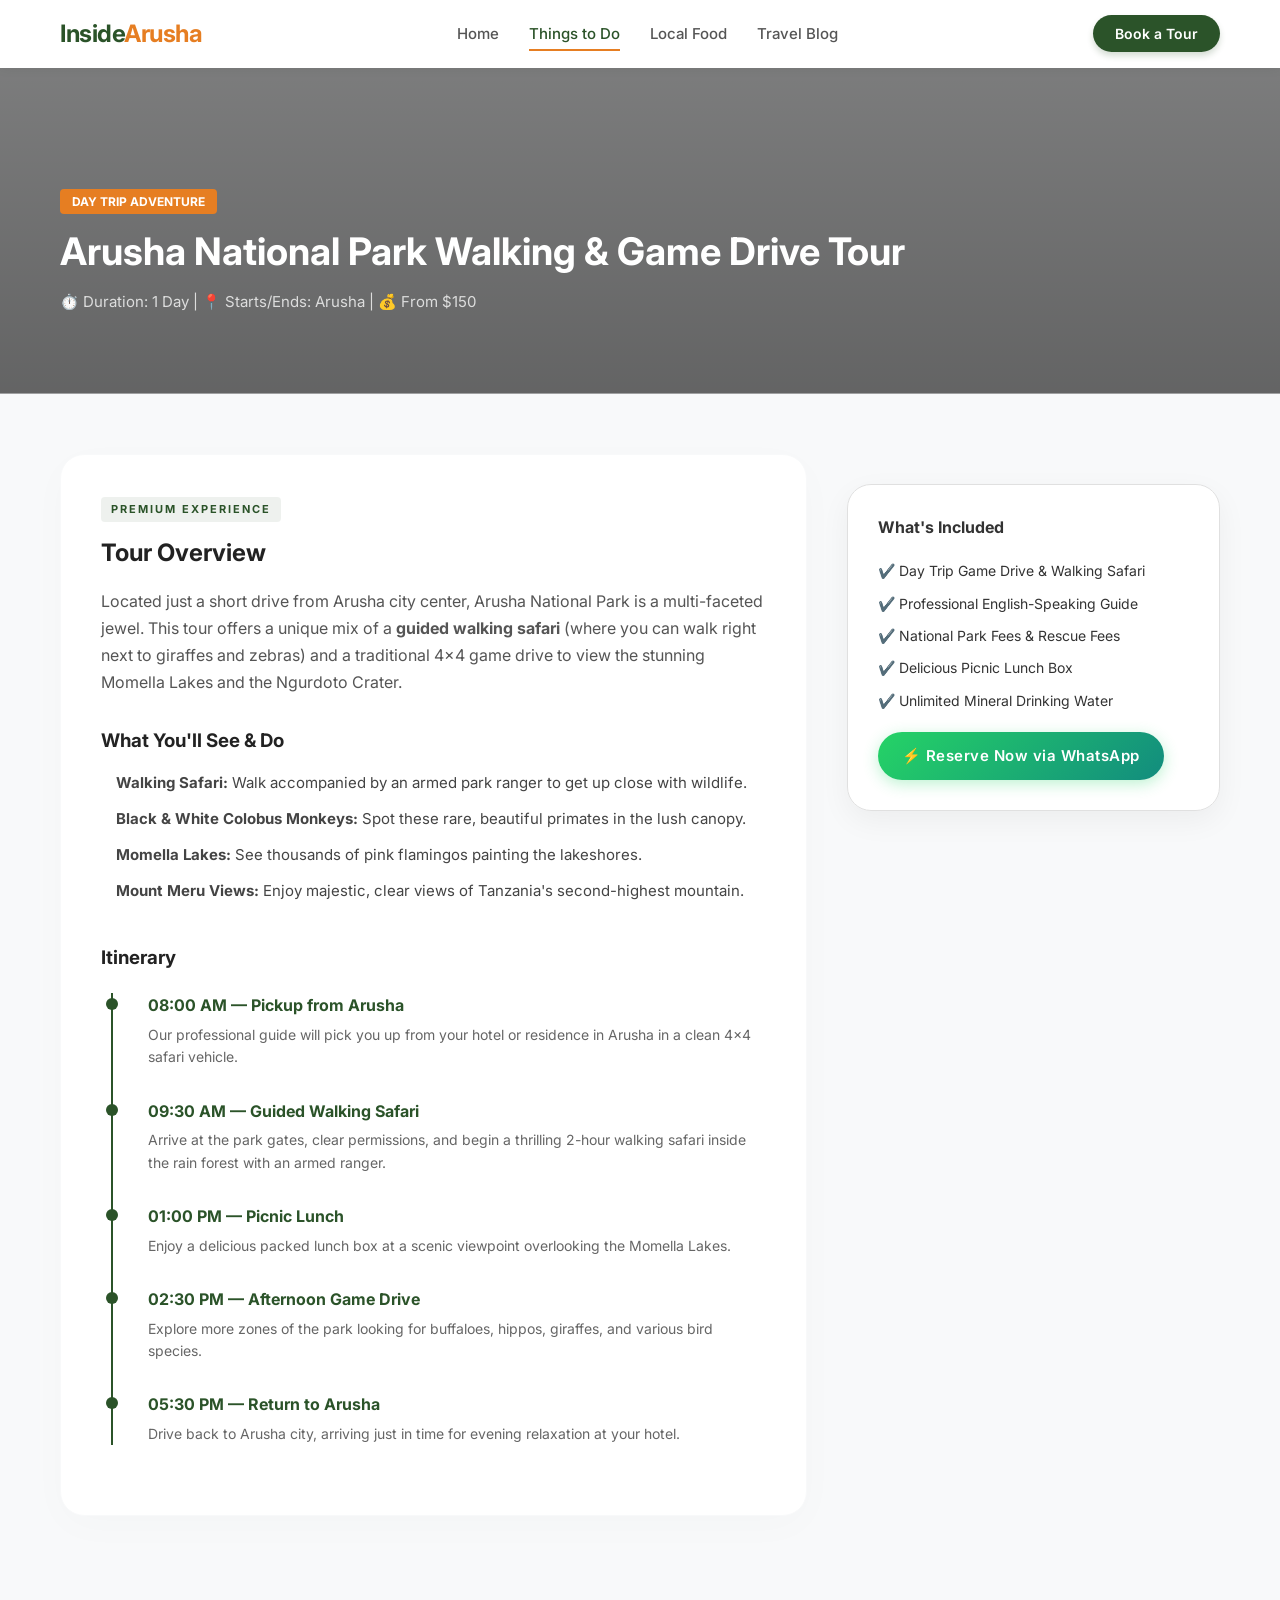
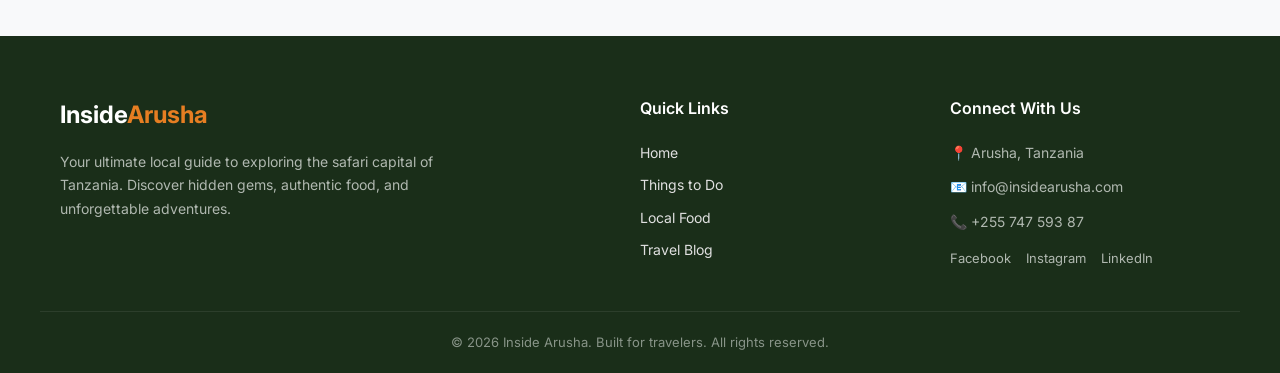
<file: arusha-park.html>
<!DOCTYPE html>
<html lang="en">
<head>
    <meta charset="UTF-8">
    <meta name="viewport" content="width=device-width, initial-scale=1.0">
    <title>Arusha National Park Day Tour | Inside Arusha</title>
    <link href="https://fonts.googleapis.com/css2?family=Inter:wght=400;500;600;700&display=swap" rel="stylesheet">
    <link rel="stylesheet" href="style.css">
</head>
<body>
<header class="site-header">
        <div class="header-container">
            <div class="logo">
                <a href="index.html">Inside<span>Arusha</span></a>
            </div>

            <button class="menu-toggle" id="mobile-menu" aria-label="Toggle navigation">
                <span class="bar"></span>
                <span class="bar"></span>
                <span class="bar"></span>
            </button>

            <nav class="main-navigation" id="nav-menu">
                <ul class="nav-links">
                    <li><a href="index.html">Home</a></li>
                    <li><a href="things-to-do.html" class="active">Things to Do</a></li>
                    <li><a href="local-food.html">Local Food</a></li>
                    <li><a href="blog.html">Travel Blog</a></li>
                </ul>
            </nav>

            <div class="header-action">
                <a href="https://wa.me/25574759387" target="_blank" class="btn-book">Book a Tour</a>
            </div>
        </div>
    </header>
    <section class="tour-hero">
        <div class="tour-hero-overlay">
            <div class="section-container">
                <span class="tour-badge">Day Trip Adventure</span>
                <h1 class="tour-main-title">Arusha National Park Walking & Game Drive Tour</h1>
                <p class="tour-meta-info">⏱️ Duration: 1 Day | 📍 Starts/Ends: Arusha | 💰 From $150</p>
            </div>
        </div>
    </section>

    <section class="tour-details-section">
    <div class="section-container tour-grid-layout">
        
        <div class="tour-main-content unique-minimalist-content">
            <div class="luxury-card-badge">Premium Experience</div>
            <h2>Tour Overview</h2>
            <p class="tour-description">
                    Located just a short drive from Arusha city center, Arusha National Park is a multi-faceted jewel. 
                    This tour offers a unique mix of a <strong>guided walking safari</strong> (where you can walk right next to giraffes and zebras) 
                    and a traditional 4x4 game drive to view the stunning Momella Lakes and the Ngurdoto Crater.
                </p>

                <h3>What You'll See & Do</h3>
                <ul class="tour-bullets">
                    <li><strong>Walking Safari:</strong> Walk accompanied by an armed park ranger to get up close with wildlife.</li>
                    <li><strong>Black & White Colobus Monkeys:</strong> Spot these rare, beautiful primates in the lush canopy.</li>
                    <li><strong>Momella Lakes:</strong> See thousands of pink flamingos painting the lakeshores.</li>
                    <li><strong>Mount Meru Views:</strong> Enjoy majestic, clear views of Tanzania's second-highest mountain.</li>
                </ul>

                <h3>Itinerary</h3>
                <div class="itinerary-timeline luxury-timeline">
                    <div class="timeline-item">
                        <h4>08:00 AM — Pickup from Arusha</h4>
                        <p>Our professional guide will pick you up from your hotel or residence in Arusha in a clean 4x4 safari vehicle.</p>
                    </div>
                    <div class="timeline-item">
                        <h4>09:30 AM — Guided Walking Safari</h4>
                        <p>Arrive at the park gates, clear permissions, and begin a thrilling 2-hour walking safari inside the rain forest with an armed ranger.</p>
                    </div>
                    <div class="timeline-item">
                        <h4>01:00 PM — Picnic Lunch</h4>
                        <p>Enjoy a delicious packed lunch box at a scenic viewpoint overlooking the Momella Lakes.</p>
                    </div>
                    <div class="timeline-item">
                        <h4>02:30 PM — Afternoon Game Drive</h4>
                        <p>Explore more zones of the park looking for buffaloes, hippos, giraffes, and various bird species.</p>
                    </div>
                    <div class="timeline-item">
                        <h4>05:30 PM — Return to Arusha</h4>
                        <p>Drive back to Arusha city, arriving just in time for evening relaxation at your hotel.</p>
                    </div>
                </div>
            </div>

           <div class="tour-sidebar">
    <div class="booking-sticky-box high-end-glassbox">
        <h4>What's Included</h4>
        <ul class="inclusion-list premium-inclusions">
            <li><span>✔️</span> Day Trip Game Drive & Walking Safari</li>
            <li><span>✔️</span> Professional English-Speaking Guide</li>
            <li><span>✔️</span> National Park Fees & Rescue Fees</li>
            <li><span>✔️</span> Delicious Picnic Lunch Box</li>
            <li><span>✔️</span> Unlimited Mineral Drinking Water</li>
        </ul>
        
        <a href="https://wa.me/25574759387?text=Hi!+I'm+interested+in+the+Arusha+National+Park+Tour" target="_blank" class="btn-sidebar-book luxury-btn">
            ⚡ Reserve Now via WhatsApp
        </a>
    </div>
</div>

        </div>
    </section>
     <footer class="site-footer">
        <div class="footer-container">
            <div class="footer-brand">
                <h3>Inside<span>Arusha</span></h3>
                <p>Your ultimate local guide to exploring the safari capital of Tanzania. Discover hidden gems, authentic food, and unforgettable adventures.</p>
            </div>
            <div class="footer-links">
                <h4>Quick Links</h4>
                <ul>
                    <li><a href="index.html">Home</a></li>
                    <li><a href="things-to-do.html">Things to Do</a></li>
                    <li><a href="local-food.html">Local Food</a></li>
                    <li><a href="blog.html">Travel Blog</a></li>
                </ul>
            </div>
            <div class="footer-contact">
                <h4>Connect With Us</h4>
                <p>📍 Arusha, Tanzania</p>
                <p>📧 info@insidearusha.com</p>
                <p>📞 +255 747 593 87</p>
                <div class="footer-socials">
                    <a href="https://facebook.com" target="_blank" class="footer-social-link">Facebook</a>
                    <a href="https://instagram.com" target="_blank" class="footer-social-link">Instagram</a>
                    <a href="https://linkedin.com" target="_blank" class="footer-social-link">LinkedIn</a>
                </div>
            </div>
        </div>
        <div class="footer-bottom">
            <p>&copy; 2026 Inside Arusha. Built for travelers. All rights reserved.</p>
        </div>
    </footer>
    <script>
        const menuToggle = document.getElementById('mobile-menu');
        const navMenu = document.getElementById('nav-menu');

        menuToggle.addEventListener('click', () => {
            menuToggle.classList.toggle('is-active');
            navMenu.classList.toggle('active');
        });
    </script>

</body>
</html>

</body>
</html>
</file>
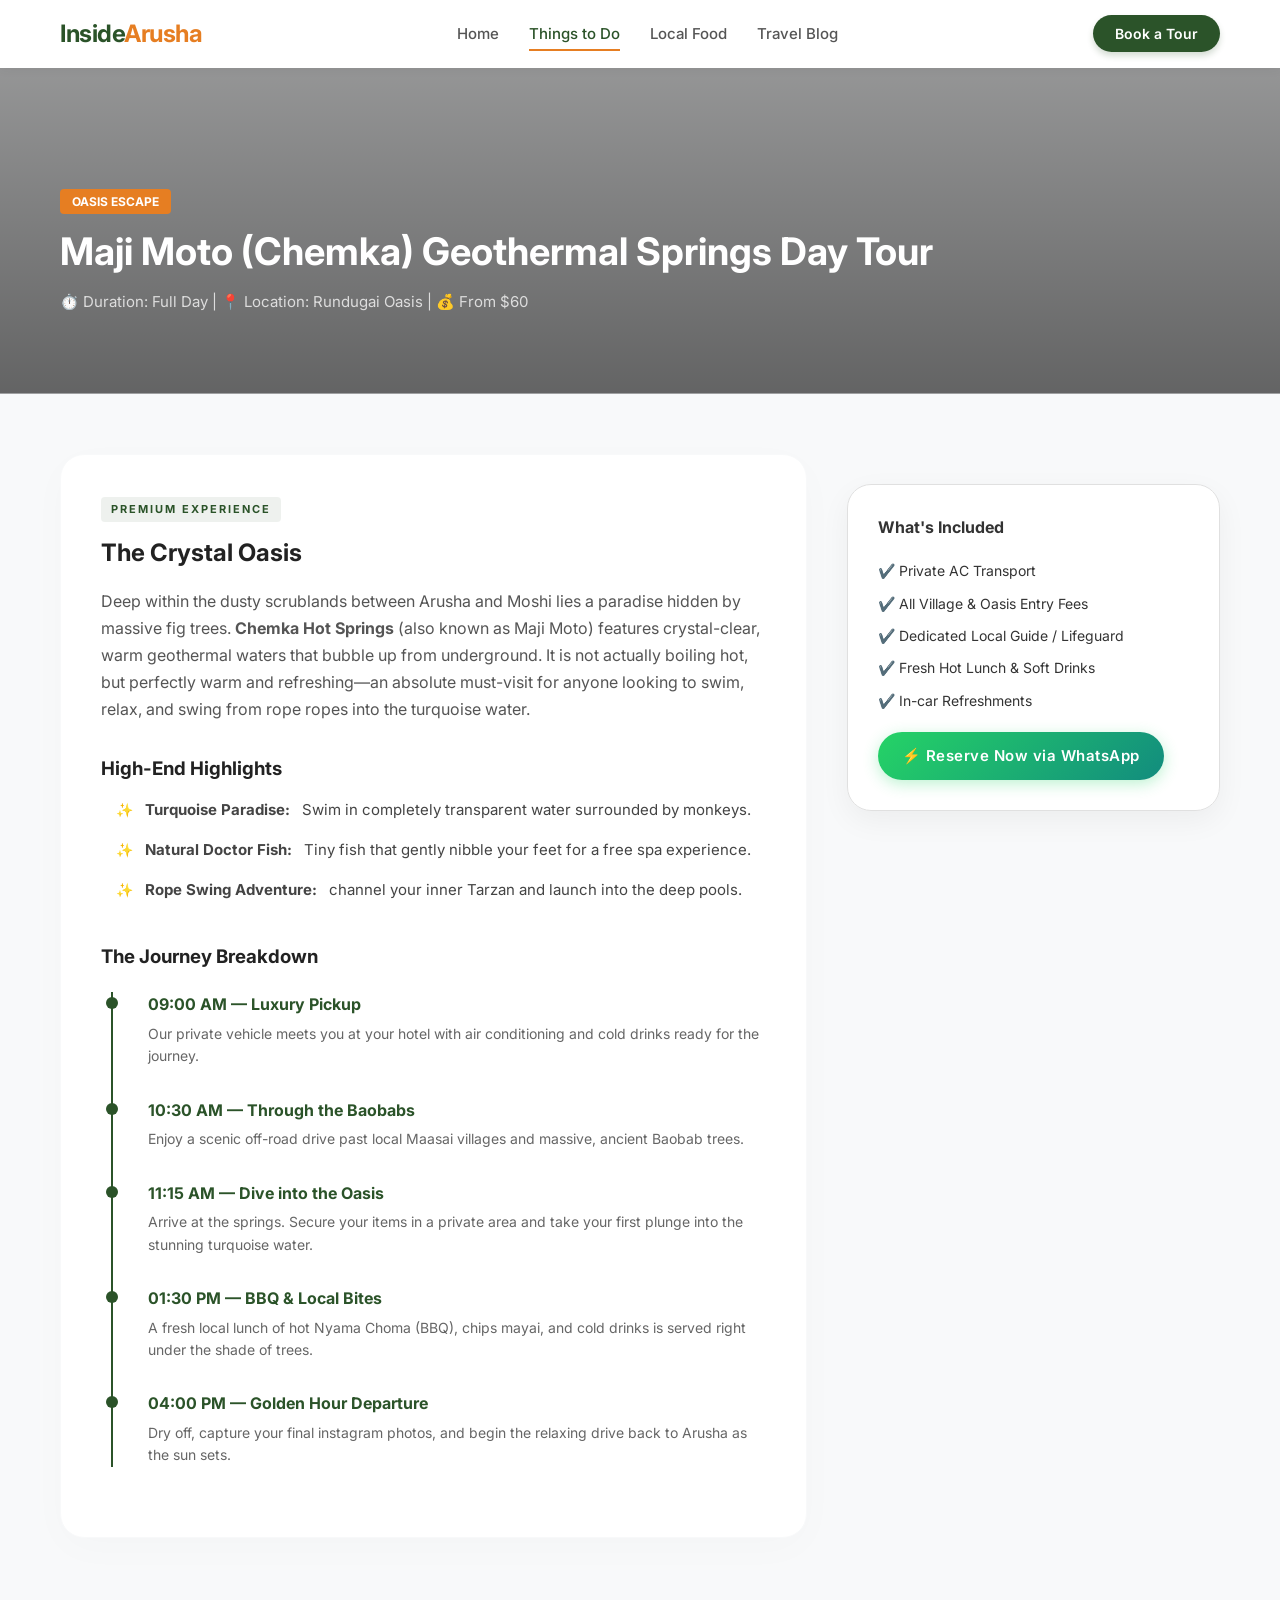
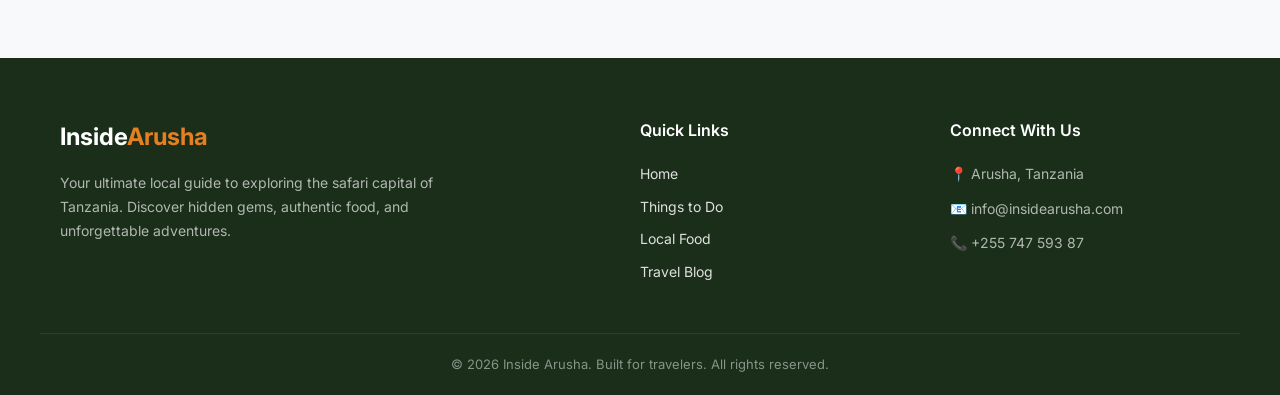
<file: chemka-springs.html>
<!DOCTYPE html>
<html lang="en">
<head>
    <meta charset="UTF-8">
    <meta name="viewport" content="width=device-width, initial-scale=1.0">
    <title>Chemka Hot Springs Day Trip | Inside Arusha</title>
    <link href="https://fonts.googleapis.com/css2?family=Inter:wght=400;500;600;700&display=swap" rel="stylesheet">
    <link rel="stylesheet" href="style.css">
</head>
<body>
    <header class="site-header">
        <div class="header-container">
            <div class="logo"><a href="index.html">Inside<span>Arusha</span></a></div>
            
            <button class="menu-toggle" id="mobile-menu" aria-label="Toggle navigation">
                <span class="bar"></span>
                <span class="bar"></span>
                <span class="bar"></span>
            </button>

            <nav class="main-navigation" id="nav-menu">
                <ul class="nav-links">
                    <li><a href="index.html">Home</a></li>
                    <li><a href="things-to-do.html" class="active">Things to Do</a></li>
                    <li><a href="local-food.html">Local Food</a></li>
                    <li><a href="blog.html">Travel Blog</a></li>
                </ul>
            </nav>
            <div class="header-action"><a href="https://wa.me/25574759387" target="_blank" class="btn-book">Book a Tour</a></div>
        </div>
    </header>
    <section class="tour-hero chemka-hero">
        <div class="tour-hero-overlay">
            <div class="section-container">
                <span class="tour-badge animate-badge">Oasis Escape</span>
                <h1 class="tour-main-title">Maji Moto (Chemka) Geothermal Springs Day Tour</h1>
                <p class="tour-meta-info">⏱️ Duration: Full Day | 📍 Location: Rundugai Oasis | 💰 From $60</p>
            </div>
        </div>
    </section>
    <section class="tour-details-section">
        <div class="section-container tour-grid-layout">
            <div class="tour-main-content unique-minimalist-content">
                <div class="luxury-card-badge">Premium Experience</div>
                <h2>The Crystal Oasis</h2>
                <p class="tour-description">
                    Deep within the dusty scrublands between Arusha and Moshi lies a paradise hidden by massive fig trees. 
                    <strong>Chemka Hot Springs</strong> (also known as Maji Moto) features crystal-clear, warm geothermal waters 
                    that bubble up from underground. It is not actually boiling hot, but perfectly warm and refreshing—an absolute 
                    must-visit for anyone looking to swim, relax, and swing from rope ropes into the turquoise water.
                </p>

                <h3>High-End Highlights</h3>
                <ul class="tour-bullets luxury-bullets">
                    <li><span>✨</span> <strong>Turquoise Paradise:</strong> Swim in completely transparent water surrounded by monkeys.</li>
                    <li><span>✨</span> <strong>Natural Doctor Fish:</strong> Tiny fish that gently nibble your feet for a free spa experience.</li>
                    <li><span>✨</span> <strong>Rope Swing Adventure:</strong> channel your inner Tarzan and launch into the deep pools.</li>
                </ul>

                <h3>The Journey Breakdown</h3>
                <div class="itinerary-timeline luxury-timeline">
                    <div class="timeline-item">
                        <h4>09:00 AM — Luxury Pickup</h4>
                        <p>Our private vehicle meets you at your hotel with air conditioning and cold drinks ready for the journey.</p>
                    </div>
                    <div class="timeline-item">
                        <h4>10:30 AM — Through the Baobabs</h4>
                        <p>Enjoy a scenic off-road drive past local Maasai villages and massive, ancient Baobab trees.</p>
                    </div>
                    <div class="timeline-item">
                        <h4>11:15 AM — Dive into the Oasis</h4>
                        <p>Arrive at the springs. Secure your items in a private area and take your first plunge into the stunning turquoise water.</p>
                    </div>
                    <div class="timeline-item">
                        <h4>01:30 PM — BBQ & Local Bites</h4>
                        <p>A fresh local lunch of hot Nyama Choma (BBQ), chips mayai, and cold drinks is served right under the shade of trees.</p>
                    </div>
                    <div class="timeline-item">
                        <h4>04:00 PM — Golden Hour Departure</h4>
                        <p>Dry off, capture your final instagram photos, and begin the relaxing drive back to Arusha as the sun sets.</p>
                    </div>
                </div>
            </div>
            <div class="tour-sidebar">
                <div class="booking-sticky-box high-end-glassbox">
                    <h4>What's Included</h4>
                    <ul class="inclusion-list premium-inclusions">
                        <li><span>✔️</span> Private AC Transport</li>
                        <li><span>✔️</span> All Village & Oasis Entry Fees</li>
                        <li><span>✔️</span> Dedicated Local Guide / Lifeguard</li>
                        <li><span>✔️</span> Fresh Hot Lunch & Soft Drinks</li>
                        <li><span>✔️</span> In-car Refreshments</li>
                    </ul>
                    
                    <a href="https://wa.me/25574759387?text=Hi!+I'm+interested+in+the+Chemka+Hot+Springs+Tour" target="_blank" class="btn-sidebar-book luxury-btn">
                        ⚡ Reserve Now via WhatsApp
                    </a>
                </div>
            </div>

        </div>
    </section>
    <footer class="site-footer">
        <div class="footer-container">
            <div class="footer-brand">
                <h3>Inside<span>Arusha</span></h3>
                <p>Your ultimate local guide to exploring the safari capital of Tanzania. Discover hidden gems, authentic food, and unforgettable adventures.</p>
            </div>
            <div class="footer-links">
                <h4>Quick Links</h4>
                <ul>
                    <li><a href="index.html">Home</a></li>
                    <li><a href="things-to-do.html">Things to Do</a></li>
                    <li><a href="local-food.html">Local Food</a></li>
                    <li><a href="blog.html">Travel Blog</a></li>
                </ul>
            </div>
            <div class="footer-contact">
                <h4>Connect With Us</h4>
                <p>📍 Arusha, Tanzania</p>
                <p>📧 info@insidearusha.com</p>
                <p>📞 +255 747 593 87</p>
            </div>
        </div>
        <div class="footer-bottom">
            <p>&copy; 2026 Inside Arusha. Built for travelers. All rights reserved.</p>
        </div>
    </footer>

    <script>
        const menuToggle = document.getElementById('mobile-menu');
        const navMenu = document.getElementById('nav-menu');
        menuToggle.addEventListener('click', () => {
            menuToggle.classList.toggle('is-active');
            navMenu.classList.toggle('active');
        });
    </script>

</body>
</html>
</file>
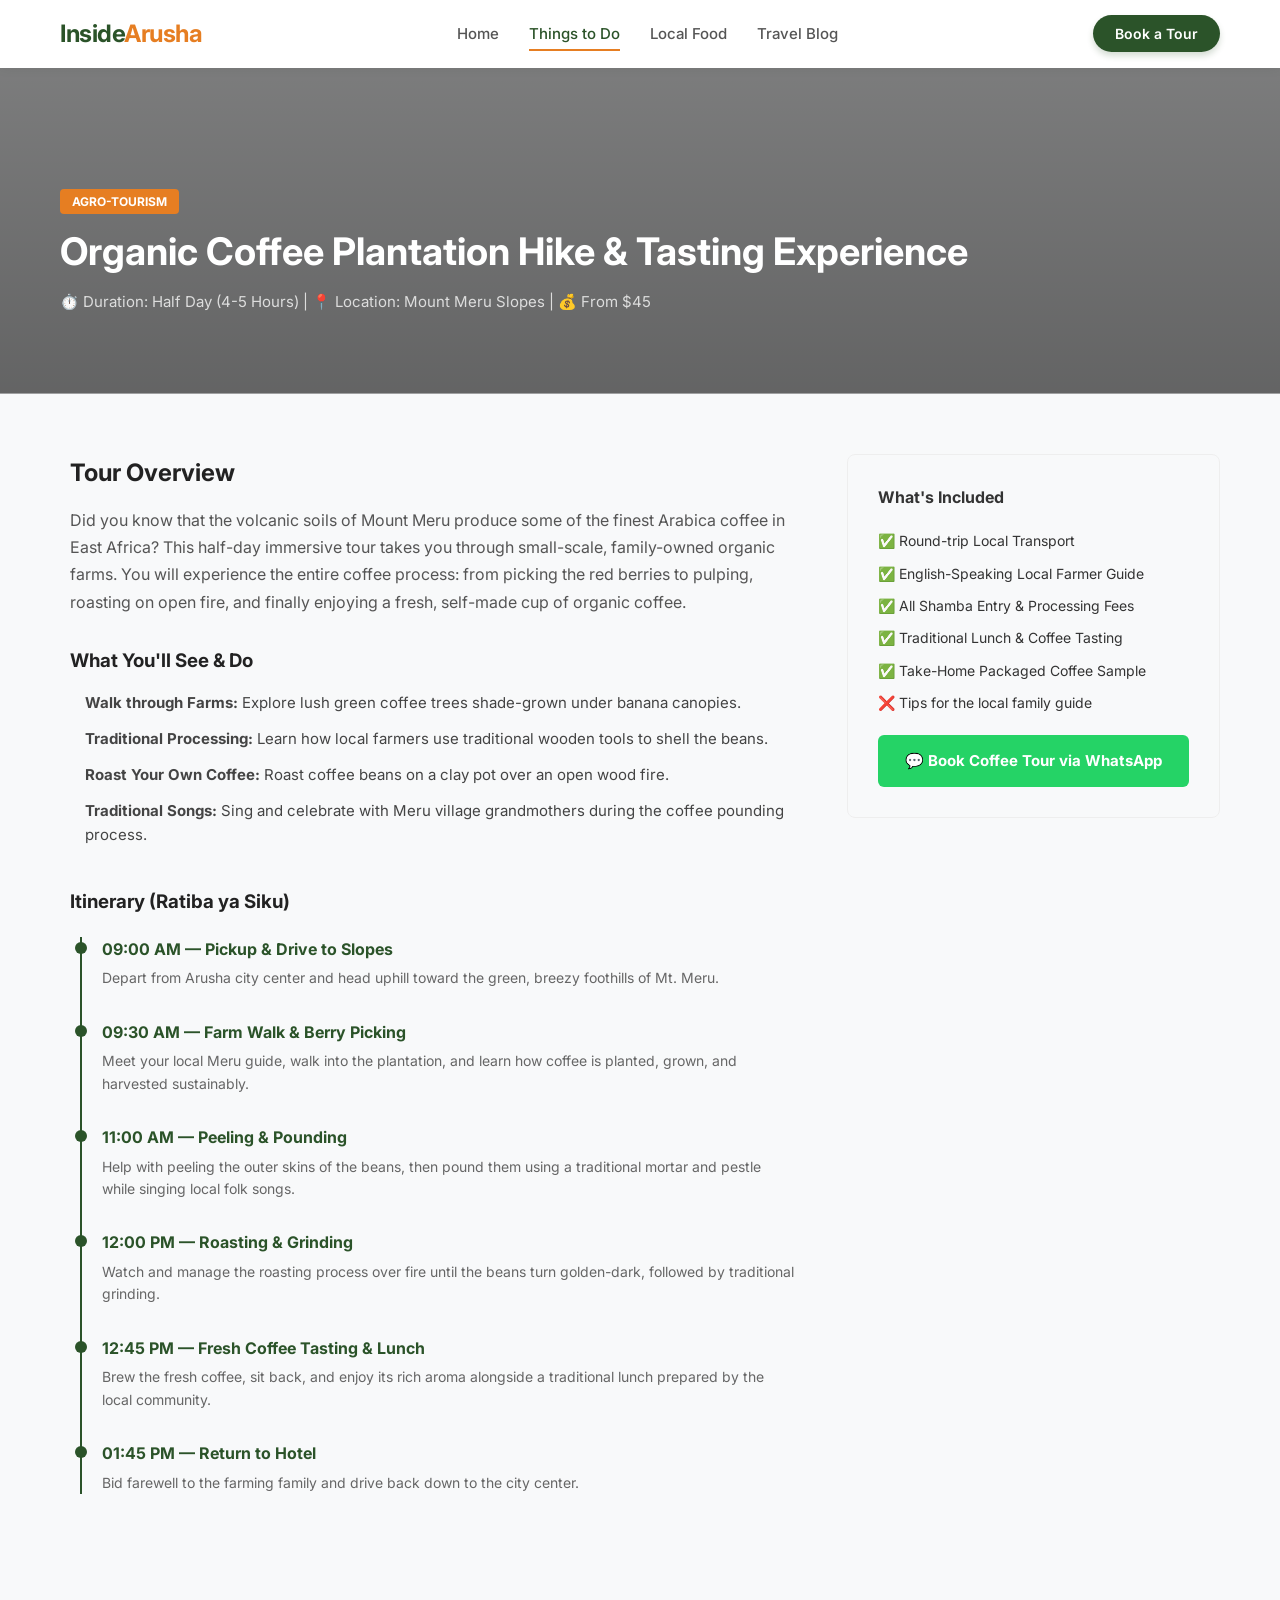
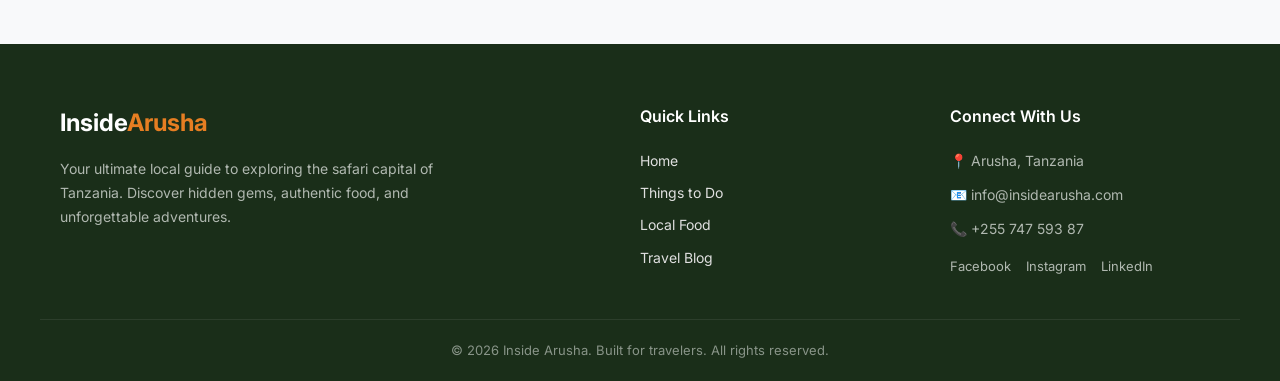
<file: coffee-tour.html>
<!DOCTYPE html>
<html lang="en">
<head>
    <meta charset="UTF-8">
    <meta name="viewport" content="width=device-width, initial-scale=1.0">
    <title>Meru Coffee Tour | Inside Arusha</title>
    <link href="https://fonts.googleapis.com/css2?family=Inter:wght=400;500;600;700&display=swap" rel="stylesheet">
    <link rel="stylesheet" href="style.css">
</head>
<body>
    <header class="site-header">
        <div class="header-container">
            <div class="logo"><a href="index.html">Inside<span>Arusha</span></a></div>
            
            <button class="menu-toggle" id="mobile-menu" aria-label="Toggle navigation">
                <span class="bar"></span>
                <span class="bar"></span>
                <span class="bar"></span>
            </button>

            <nav class="main-navigation" id="nav-menu">
                <ul class="nav-links">
                    <li><a href="index.html">Home</a></li>
                    <li><a href="things-to-do.html" class="active">Things to Do</a></li>
                    <li><a href="local-food.html">Local Food</a></li>
                    <li><a href="blog.html">Travel Blog</a></li>
                </ul>
            </nav>
            <div class="header-action"><a href="https://wa.me/25574759387" target="_blank" class="btn-book">Book a Tour</a></div>
        </div>
    </header>

    <section class="tour-hero coffee-hero">
        <div class="tour-hero-overlay">
            <div class="section-container">
                <span class="tour-badge">Agro-Tourism</span>
                <h1 class="tour-main-title">Organic Coffee Plantation Hike & Tasting Experience</h1>
                <p class="tour-meta-info">⏱️ Duration: Half Day (4-5 Hours) | 📍 Location: Mount Meru Slopes | 💰 From $45</p>
            </div>
        </div>
    </section>

    <section class="tour-details-section">
        <div class="section-container tour-grid-layout">
            
            <div class="tour-main-content">
                <h2>Tour Overview</h2>
                <p class="tour-description">
                    Did you know that the volcanic soils of Mount Meru produce some of the finest Arabica coffee in East Africa? 
                    This half-day immersive tour takes you through small-scale, family-owned organic farms. 
                    You will experience the entire coffee process: from picking the red berries to pulping, roasting on open fire, 
                    and finally enjoying a fresh, self-made cup of organic coffee.
                </p>

                <h3>What You'll See & Do</h3>
                <ul class="tour-bullets">
                    <li><strong>Walk through Farms:</strong> Explore lush green coffee trees shade-grown under banana canopies.</li>
                    <li><strong>Traditional Processing:</strong> Learn how local farmers use traditional wooden tools to shell the beans.</li>
                    <li><strong>Roast Your Own Coffee:</strong> Roast coffee beans on a clay pot over an open wood fire.</li>
                    <li><strong>Traditional Songs:</strong> Sing and celebrate with Meru village grandmothers during the coffee pounding process.</li>
                </ul>

                <h3>Itinerary (Ratiba ya Siku)</h3>
                <div class="itinerary-timeline">
                    <div class="timeline-item">
                        <h4>09:00 AM — Pickup & Drive to Slopes</h4>
                        <p>Depart from Arusha city center and head uphill toward the green, breezy foothills of Mt. Meru.</p>
                    </div>
                    <div class="timeline-item">
                        <h4>09:30 AM — Farm Walk & Berry Picking</h4>
                        <p>Meet your local Meru guide, walk into the plantation, and learn how coffee is planted, grown, and harvested sustainably.</p>
                    </div>
                    <div class="timeline-item">
                        <h4>11:00 AM — Peeling & Pounding</h4>
                        <p>Help with peeling the outer skins of the beans, then pound them using a traditional mortar and pestle while singing local folk songs.</p>
                    </div>
                    <div class="timeline-item">
                        <h4>12:00 PM — Roasting & Grinding</h4>
                        <p>Watch and manage the roasting process over fire until the beans turn golden-dark, followed by traditional grinding.</p>
                    </div>
                    <div class="timeline-item">
                        <h4>12:45 PM — Fresh Coffee Tasting & Lunch</h4>
                        <p>Brew the fresh coffee, sit back, and enjoy its rich aroma alongside a traditional lunch prepared by the local community.</p>
                    </div>
                    <div class="timeline-item">
                        <h4>01:45 PM — Return to Hotel</h4>
                        <p>Bid farewell to the farming family and drive back down to the city center.</p>
                    </div>
                </div>
            </div>

            <div class="tour-sidebar">
                <div class="booking-sticky-box">
                    <h4>What's Included</h4>
                    <ul class="inclusion-list">
                        <li class="included">✅ Round-trip Local Transport</li>
                        <li class="included">✅ English-Speaking Local Farmer Guide</li>
                        <li class="included">✅ All Shamba Entry & Processing Fees</li>
                        <li class="included">✅ Traditional Lunch & Coffee Tasting</li>
                        <li class="included">✅ Take-Home Packaged Coffee Sample</li>
                        <li class="excluded">❌ Tips for the local family guide</li>
                    </ul>
                    
                    <a href="https://wa.me/25574759387?text=Hi!+I'm+interested+in+the+Meru+Coffee+Tour" target="_blank" class="btn-sidebar-book">
                        💬 Book Coffee Tour via WhatsApp
                    </a>
                </div>
            </div>

        </div>
    </section>

    <footer class="site-footer">
        <div class="footer-container">
            <div class="footer-brand">
                <h3>Inside<span>Arusha</span></h3>
                <p>Your ultimate local guide to exploring the safari capital of Tanzania. Discover hidden gems, authentic food, and unforgettable adventures.</p>
            </div>
            
            <div class="footer-links">
                <h4>Quick Links</h4>
                <ul>
                    <li><a href="index.html">Home</a></li>
                    <li><a href="things-to-do.html">Things to Do</a></li>
                    <li><a href="local-food.html">Local Food</a></li>
                    <li><a href="blog.html">Travel Blog</a></li>
                </ul>
            </div>
            
            <div class="footer-contact">
                <h4>Connect With Us</h4>
                <p>📍 Arusha, Tanzania</p>
                <p>📧 info@insidearusha.com</p>
                <p>📞 +255 747 593 87</p>
                <div class="footer-socials">
                    <a href="https://facebook.com" target="_blank" class="footer-social-link">Facebook</a>
                    <a href="https://instagram.com" target="_blank" class="footer-social-link">Instagram</a>
                    <a href="https://linkedin.com" target="_blank" class="footer-social-link">LinkedIn</a>
                </div>
            </div>
        </div>
        <div class="footer-bottom">
            <p>&copy; 2026 Inside Arusha. Built for travelers. All rights reserved.</p>
        </div>
    </footer>

    <script>
        const menuToggle = document.getElementById('mobile-menu');
        const navMenu = document.getElementById('nav-menu');

        menuToggle.addEventListener('click', () => {
            menuToggle.classList.toggle('is-active');
            navMenu.classList.toggle('active');
        });
    </script>

</body>
</html>
</file>
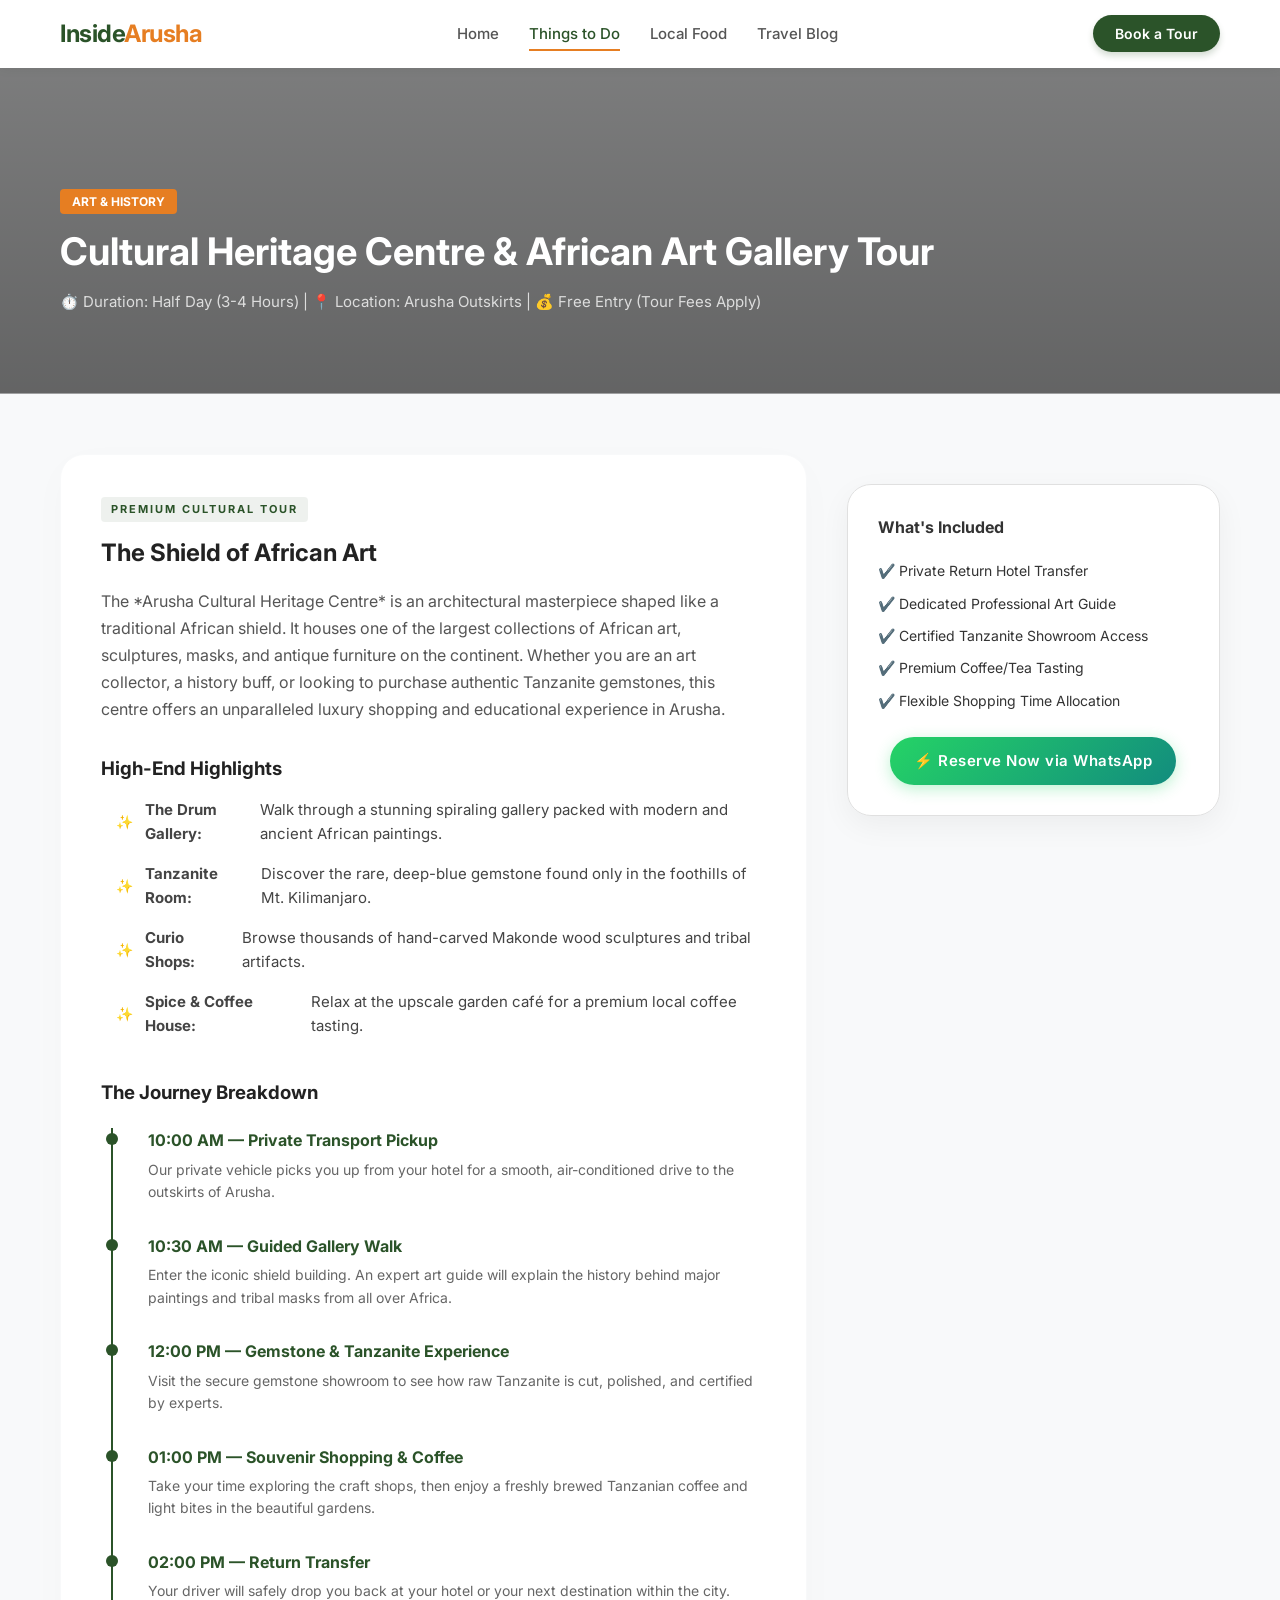
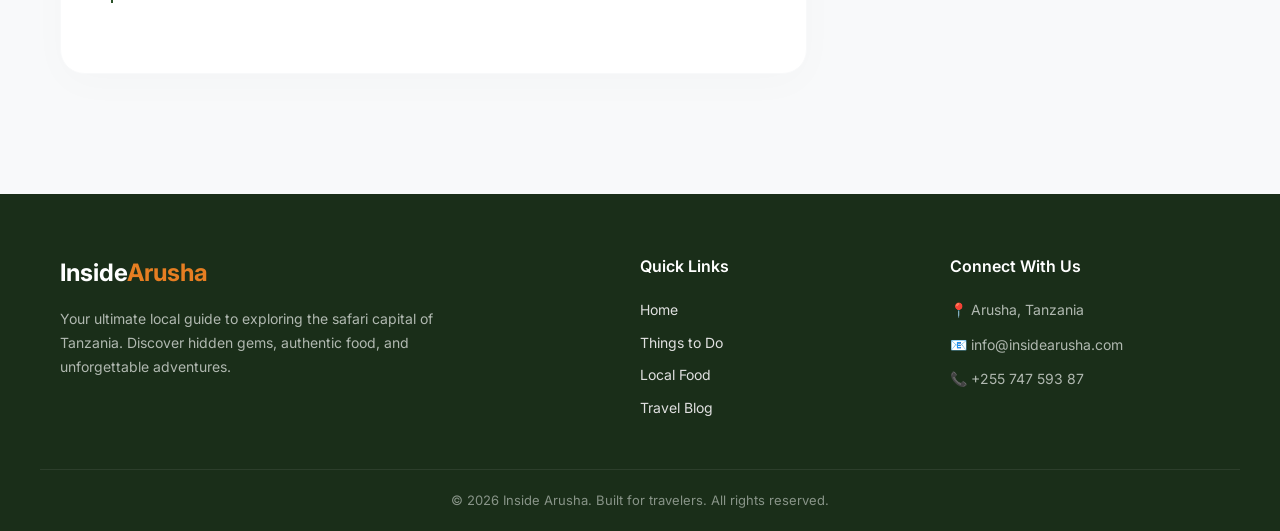
<file: cultural-heritage.html>
<!DOCTYPE html>
<html lang="en">
<head>
    <meta charset="UTF-8">
    <meta name="viewport" content="width=device-width, initial-scale=1.0">
    <title>Arusha Cultural Heritage Centre | Inside Arusha</title>
    <link href="https://fonts.googleapis.com/css2?family=Inter:wght=400;500;600;700&display=swap" rel="stylesheet">
    <link rel="stylesheet" href="style.css">
</head>
<body>

    <header class="site-header">
        <div class="header-container">
            <div class="logo"><a href="index.html">Inside<span>Arusha</span></a></div>
            
            <button class="menu-toggle" id="mobile-menu" aria-label="Toggle navigation">
                <span class="bar"></span>
                <span class="bar"></span>
                <span class="bar"></span>
            </button>

            <nav class="main-navigation" id="nav-menu">
                <ul class="nav-links">
                    <li><a href="index.html">Home</a></li>
                    <li><a href="things-to-do.html" class="active">Things to Do</a></li>
                    <li><a href="local-food.html">Local Food</a></li>
                    <li><a href="blog.html">Travel Blog</a></li>
                </ul>
            </nav>
            <div class="header-action"><a href="https://wa.me/25574759387" target="_blank" class="btn-book">Book a Tour</a></div>
        </div>
    </header>

    <section class="tour-hero heritage-hero">
        <div class="tour-hero-overlay">
            <div class="section-container">
                <span class="tour-badge animate-badge">Art & History</span>
                <h1 class="tour-main-title">Cultural Heritage Centre & African Art Gallery Tour</h1>
                <p class="tour-meta-info">⏱️ Duration: Half Day (3-4 Hours) | 📍 Location: Arusha Outskirts | 💰 Free Entry (Tour Fees Apply)</p>
            </div>
        </div>
    </section>

    <section class="tour-details-section">
        <div class="section-container tour-grid-layout">
            
            <div class="tour-main-content unique-minimalist-content">
                <div class="luxury-card-badge">Premium Cultural Tour</div>
                <h2>The Shield of African Art</h2>
                <p class="tour-description">
                    The *Arusha Cultural Heritage Centre* is an architectural masterpiece shaped like a traditional African shield. 
                    It houses one of the largest collections of African art, sculptures, masks, and antique furniture on the continent. 
                    Whether you are an art collector, a history buff, or looking to purchase authentic Tanzanite gemstones, this centre 
                    offers an unparalleled luxury shopping and educational experience in Arusha.
                </p>

                <h3>High-End Highlights</h3>
                <ul class="tour-bullets luxury-bullets">
                    <li><span>✨</span> <strong>The Drum Gallery:</strong> Walk through a stunning spiraling gallery packed with modern and ancient African paintings.</li>
                    <li><span>✨</span> <strong>Tanzanite Room:</strong> Discover the rare, deep-blue gemstone found only in the foothills of Mt. Kilimanjaro.</li>
                    <li><span>✨</span> <strong>Curio Shops:</strong> Browse thousands of hand-carved Makonde wood sculptures and tribal artifacts.</li>
                    <li><span>✨</span> <strong>Spice & Coffee House:</strong> Relax at the upscale garden café for a premium local coffee tasting.</li>
                </ul>

                <h3>The Journey Breakdown</h3>
                <div class="itinerary-timeline luxury-timeline">
                    <div class="timeline-item">
                        <h4>10:00 AM — Private Transport Pickup</h4>
                        <p>Our private vehicle picks you up from your hotel for a smooth, air-conditioned drive to the outskirts of Arusha.</p>
                    </div>
                    <div class="timeline-item">
                        <h4>10:30 AM — Guided Gallery Walk</h4>
                        <p>Enter the iconic shield building. An expert art guide will explain the history behind major paintings and tribal masks from all over Africa.</p>
                    </div>
                    <div class="timeline-item">
                        <h4>12:00 PM — Gemstone & Tanzanite Experience</h4>
                        <p>Visit the secure gemstone showroom to see how raw Tanzanite is cut, polished, and certified by experts.</p>
                    </div>
                    <div class="timeline-item">
                        <h4>01:00 PM — Souvenir Shopping & Coffee</h4>
                        <p>Take your time exploring the craft shops, then enjoy a freshly brewed Tanzanian coffee and light bites in the beautiful gardens.</p>
                    </div>
                    <div class="timeline-item">
                        <h4>02:00 PM — Return Transfer</h4>
                        <p>Your driver will safely drop you back at your hotel or your next destination within the city.</p>
                    </div>
                </div>
            </div>

            <div class="tour-sidebar">
                <div class="booking-sticky-box high-end-glassbox">
                    <h4>What's Included</h4>
                    <ul class="inclusion-list premium-inclusions">
                        <li><span>✔️</span> Private Return Hotel Transfer</li>
                        <li><span>✔️</span> Dedicated Professional Art Guide</li>
                        <li><span>✔️</span> Certified Tanzanite Showroom Access</li>
                        <li><span>✔️</span> Premium Coffee/Tea Tasting</li>
                        <li><span>✔️</span> Flexible Shopping Time Allocation</li>
                    </ul>
                    
                    <div style="text-align: center; margin-top: 25px;">
                        <a href="https://wa.me/25574759387?text=Hi!+I'm+interested+in+the+Cultural+Heritage+Centre+Tour" class="btn-sidebar-book luxury-btn" target="_blank">
                            ⚡ Reserve Now via WhatsApp
                        </a>
                    </div>
                </div>
            </div>

        </div>
    </section>

    <footer class="site-footer">
        <div class="footer-container">
            <div class="footer-brand">
                <h3>Inside<span>Arusha</span></h3>
                <p>Your ultimate local guide to exploring the safari capital of Tanzania. Discover hidden gems, authentic food, and unforgettable adventures.</p>
            </div>
            <div class="footer-links">
                <h4>Quick Links</h4>
                <ul>
                    <li><a href="index.html">Home</a></li>
                    <li><a href="things-to-do.html">Things to Do</a></li>
                    <li><a href="local-food.html">Local Food</a></li>
                    <li><a href="blog.html">Travel Blog</a></li>
                </ul>
            </div>
            <div class="footer-contact">
                <h4>Connect With Us</h4>
                <p>📍 Arusha, Tanzania</p>
                <p>📧 info@insidearusha.com</p>
                <p>📞 +255 747 593 87</p>
            </div>
        </div>
        <div class="footer-bottom">
            <p>&copy; 2026 Inside Arusha. Built for travelers. All rights reserved.</p>
        </div>
    </footer>

    <script>
        const menuToggle = document.getElementById('mobile-menu');
        const navMenu = document.getElementById('nav-menu');
        menuToggle.addEventListener('click', () => {
            menuToggle.classList.toggle('is-active');
            navMenu.classList.toggle('active');
        });
    </script>

</body>
</html>
</file>
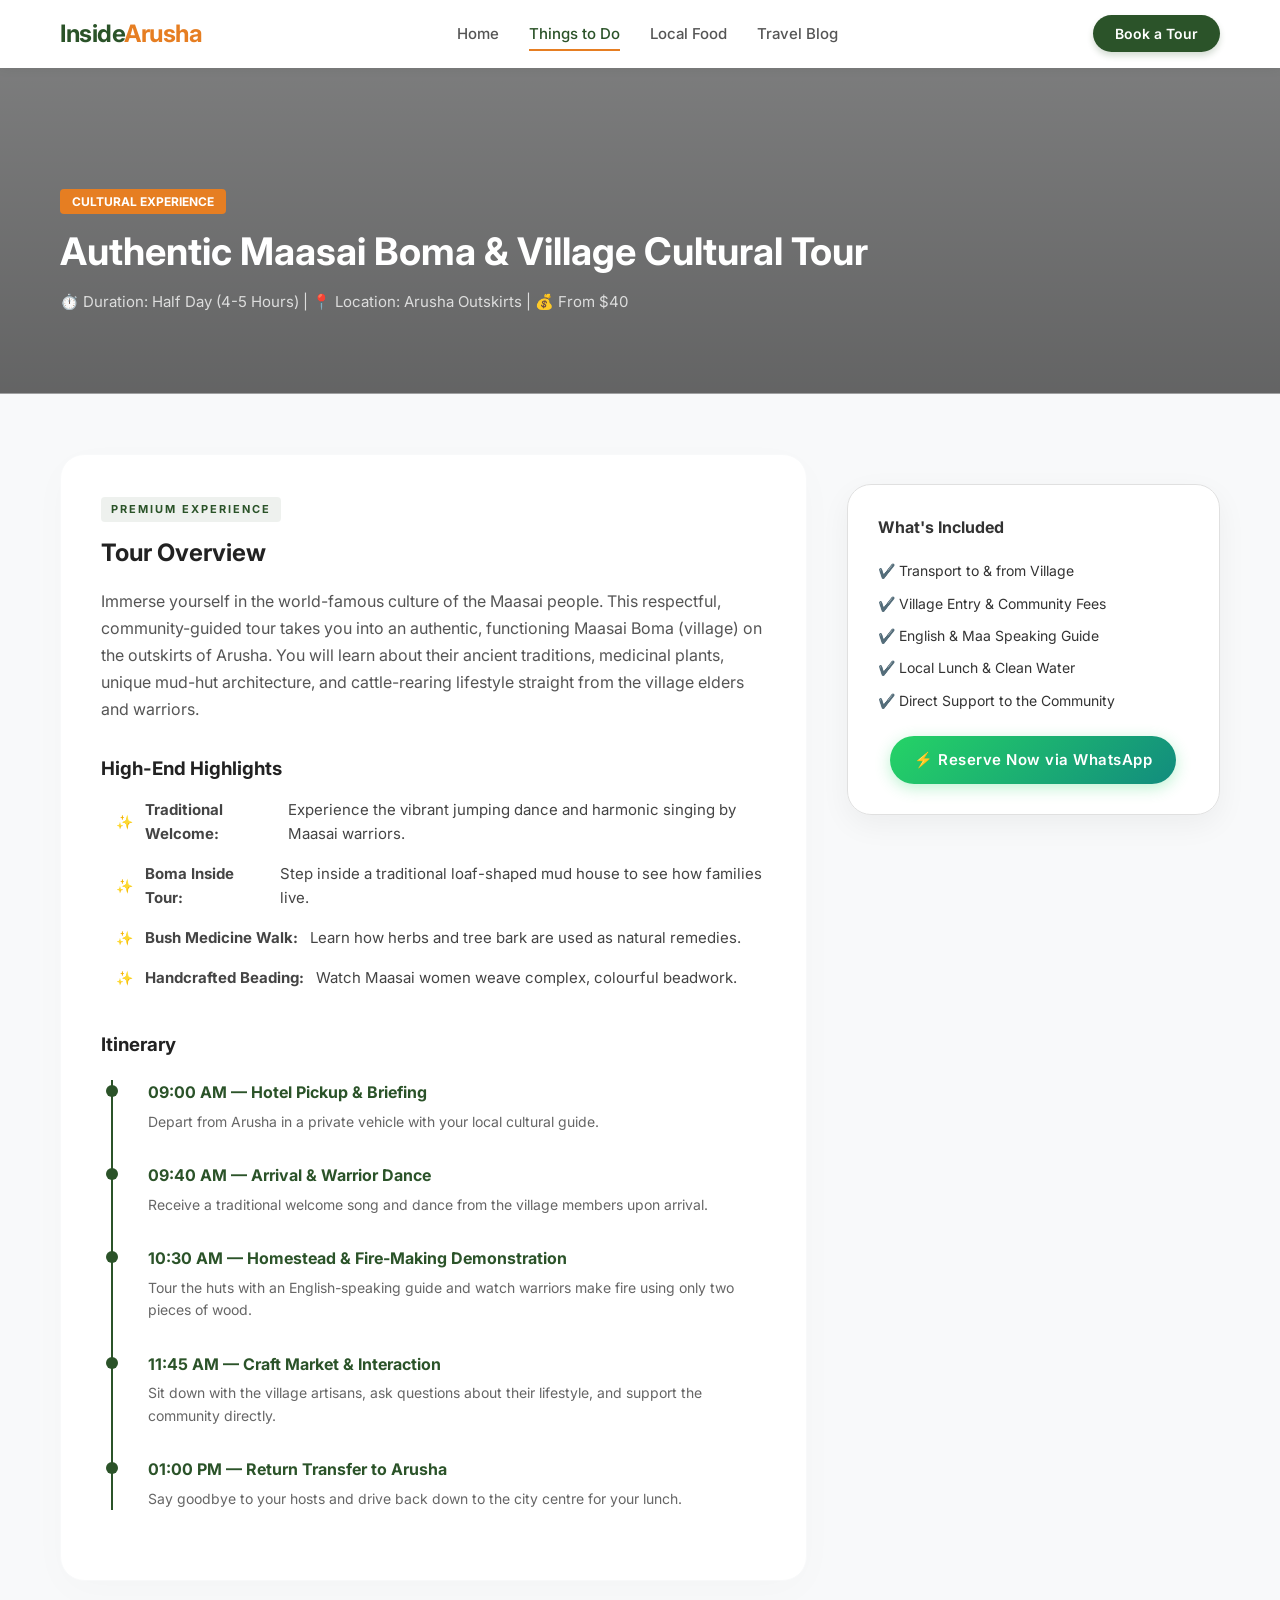
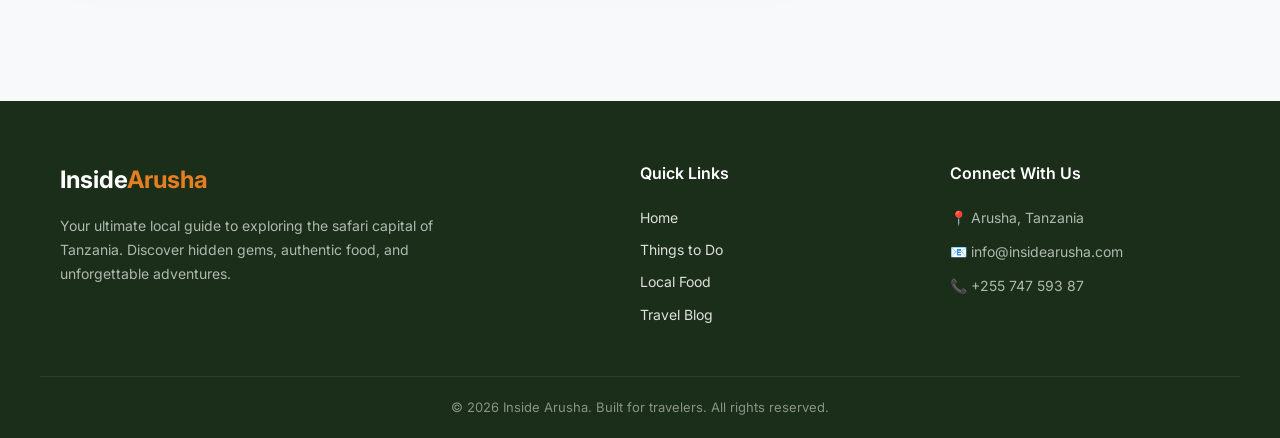
<file: cultural-tour.html>
<!DOCTYPE html>
<html lang="en">
<head>
    <meta charset="UTF-8">
    <meta name="viewport" content="width=device-width, initial-scale=1.0">
    <title>Maasai Cultural Tour | Inside Arusha</title>
    <link href="https://fonts.googleapis.com/css2?family=Inter:wght=400;500;600;700&display=swap" rel="stylesheet">
    <link rel="stylesheet" href="style.css">
</head>
<body>

    <header class="site-header">
        <div class="header-container">
            <div class="logo"><a href="index.html">Inside<span>Arusha</span></a></div>
            
            <button class="menu-toggle" id="mobile-menu" aria-label="Toggle navigation">
                <span class="bar"></span>
                <span class="bar"></span>
                <span class="bar"></span>
            </button>

            <nav class="main-navigation" id="nav-menu">
                <ul class="nav-links">
                    <li><a href="index.html">Home</a></li>
                    <li><a href="things-to-do.html" class="active">Things to Do</a></li>
                    <li><a href="local-food.html">Local Food</a></li>
                    <li><a href="blog.html">Travel Blog</a></li>
                </ul>
            </nav>
            <div class="header-action"><a href="https://wa.me/25574759387" target="_blank" class="btn-book">Book a Tour</a></div>
        </div>
    </header>

    <section class="tour-hero cultural-hero">
        <div class="tour-hero-overlay">
            <div class="section-container">
                <span class="tour-badge animate-badge">Cultural Experience</span>
                <h1 class="tour-main-title">Authentic Maasai Boma & Village Cultural Tour</h1>
                <p class="tour-meta-info">⏱️ Duration: Half Day (4-5 Hours) | 📍 Location: Arusha Outskirts | 💰 From $40</p>
            </div>
        </div>
    </section>

    <section class="tour-details-section">
        <div class="section-container tour-grid-layout">
            
            <div class="tour-main-content unique-minimalist-content">
                <div class="luxury-card-badge">Premium Experience</div>
                <h2>Tour Overview</h2>
                <p class="tour-description">
                    Immerse yourself in the world-famous culture of the Maasai people. This respectful, community-guided tour 
                    takes you into an authentic, functioning Maasai Boma (village) on the outskirts of Arusha. You will learn about 
                    their ancient traditions, medicinal plants, unique mud-hut architecture, and cattle-rearing lifestyle straight 
                    from the village elders and warriors.
                </p>

                <h3>High-End Highlights</h3>
                <ul class="tour-bullets luxury-bullets">
                    <li><span>✨</span> <strong>Traditional Welcome:</strong> Experience the vibrant jumping dance and harmonic singing by Maasai warriors.</li>
                    <li><span>✨</span> <strong>Boma Inside Tour:</strong> Step inside a traditional loaf-shaped mud house to see how families live.</li>
                    <li><span>✨</span> <strong>Bush Medicine Walk:</strong> Learn how herbs and tree bark are used as natural remedies.</li>
                    <li><span>✨</span> <strong>Handcrafted Beading:</strong> Watch Maasai women weave complex, colourful beadwork.</li>
                </ul>

                <h3>Itinerary</h3>
                <div class="itinerary-timeline luxury-timeline">
                    <div class="timeline-item">
                        <h4>09:00 AM — Hotel Pickup & Briefing</h4>
                        <p>Depart from Arusha in a private vehicle with your local cultural guide.</p>
                    </div>
                    <div class="timeline-item">
                        <h4>09:40 AM — Arrival & Warrior Dance</h4>
                        <p>Receive a traditional welcome song and dance from the village members upon arrival.</p>
                    </div>
                    <div class="timeline-item">
                        <h4>10:30 AM — Homestead & Fire-Making Demonstration</h4>
                        <p>Tour the huts with an English-speaking guide and watch warriors make fire using only two pieces of wood.</p>
                    </div>
                    <div class="timeline-item">
                        <h4>11:45 AM — Craft Market & Interaction</h4>
                        <p>Sit down with the village artisans, ask questions about their lifestyle, and support the community directly.</p>
                    </div>
                    <div class="timeline-item">
                        <h4>01:00 PM — Return Transfer to Arusha</h4>
                        <p>Say goodbye to your hosts and drive back down to the city centre for your lunch.</p>
                    </div>
                </div>
            </div>

            <div class="tour-sidebar">
                <div class="booking-sticky-box high-end-glassbox" style="display: flex; flex-direction: column; align-items: center; text-align: center;">
                    <h4 style="width: 100%; text-align: left;">What's Included</h4>
                    <ul class="inclusion-list premium-inclusions" style="width: 100%; text-align: left; margin-bottom: 24px;">
                        <li><span>✔️</span> Transport to & from Village</li>
                        <li><span>✔️</span> Village Entry & Community Fees</li>
                        <li><span>✔️</span> English & Maa Speaking Guide</li>
                        <li><span>✔️</span> Local Lunch & Clean Water</li>
                        <li><span>✔️</span> Direct Support to the Community</li>
                    </ul>
                    
                    <a href="https://wa.me/25574759387?text=Hi!+I'm+interested+in+the+Maasai+Cultural+Tour" class="btn-sidebar-book luxury-btn" target="_blank" style="width: auto !important; min-width: 220px;">
                        ⚡ Reserve Now via WhatsApp
                    </a>
                </div>
            </div>

        </div>
    </section>

    <footer class="site-footer">
        <div class="footer-container">
            <div class="footer-brand">
                <h3>Inside<span>Arusha</span></h3>
                <p>Your ultimate local guide to exploring the safari capital of Tanzania. Discover hidden gems, authentic food, and unforgettable adventures.</p>
            </div>
            
            <div class="footer-links">
                <h4>Quick Links</h4>
                <ul>
                    <li><a href="index.html">Home</a></li>
                    <li><a href="things-to-do.html">Things to Do</a></li>
                    <li><a href="local-food.html">Local Food</a></li>
                    <li><a href="blog.html">Travel Blog</a></li>
                </ul>
            </div>
            
            <div class="footer-contact">
                <h4>Connect With Us</h4>
                <p>📍 Arusha, Tanzania</p>
                <p>📧 info@insidearusha.com</p>
                <p>📞 +255 747 593 87</p>
            </div>
        </div>
        <div class="footer-bottom">
            <p>&copy; 2026 Inside Arusha. Built for travelers. All rights reserved.</p>
        </div>
    </footer>

    <script>
        const menuToggle = document.getElementById('mobile-menu');
        const navMenu = document.getElementById('nav-menu');

        menuToggle.addEventListener('click', () => {
            menuToggle.classList.toggle('is-active');
            navMenu.classList.toggle('active');
        });
    </script>

</body>
</html>
</file>
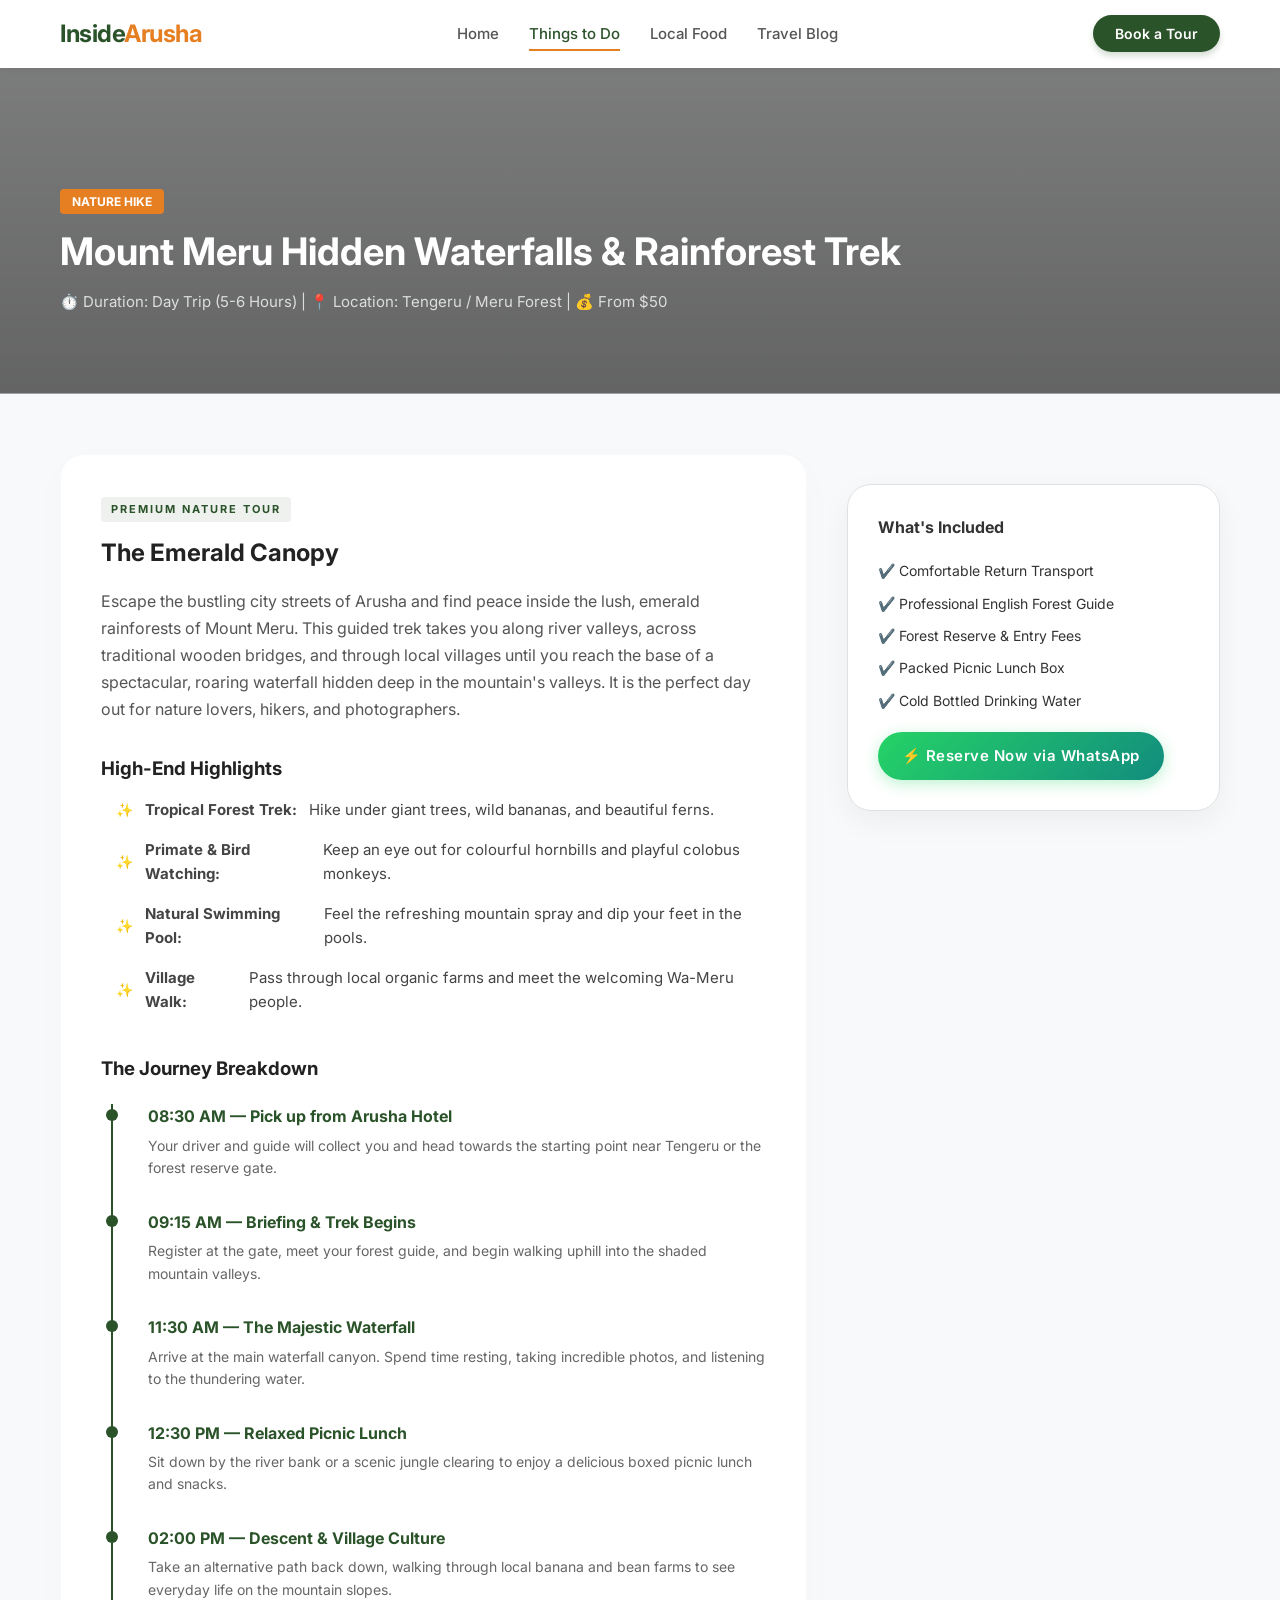
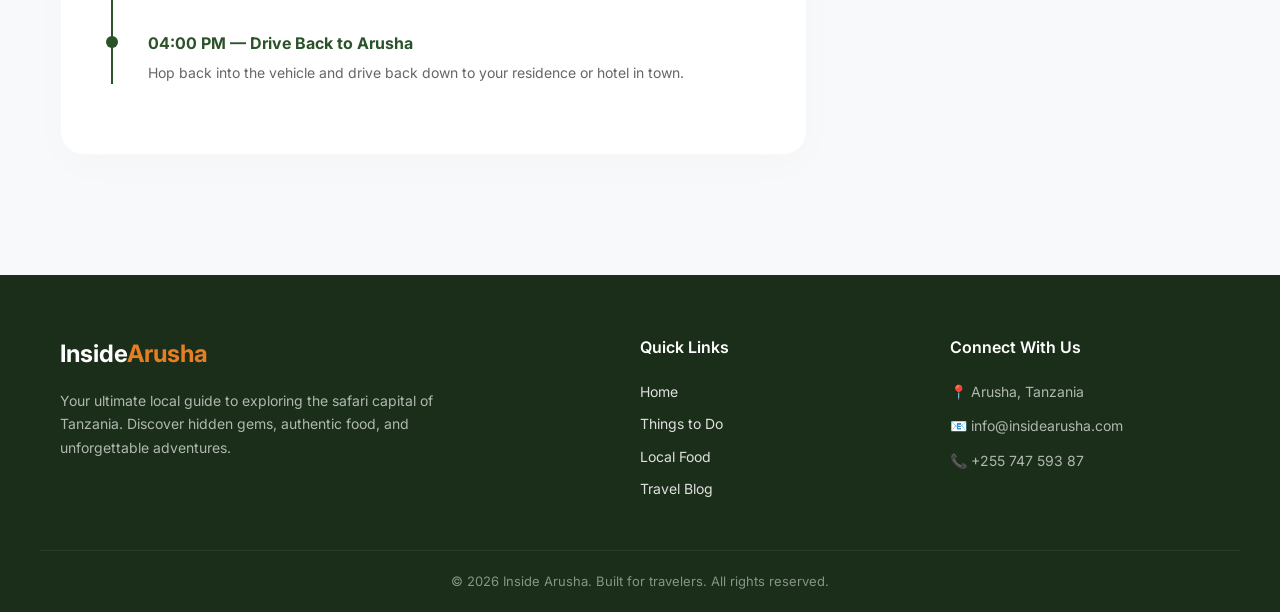
<file: meru-waterfalls.html>
<!DOCTYPE html>
<html lang="en">
<head>
    <meta charset="UTF-8">
    <meta name="viewport" content="width=device-width, initial-scale=1.0">
    <title>Mount Meru Waterfalls Hike | Inside Arusha</title>
    <link href="https://fonts.googleapis.com/css2?family=Inter:wght=400;500;600;700&display=swap" rel="stylesheet">
    <link rel="stylesheet" href="style.css">
</head>
<body>
    <header class="site-header">
        <div class="header-container">
            <div class="logo"><a href="index.html">Inside<span>Arusha</span></a></div>
            <button class="menu-toggle" id="mobile-menu" aria-label="Toggle navigation">
                <span class="bar"></span>
                <span class="bar"></span>
                <span class="bar"></span>
            </button>
            <nav class="main-navigation" id="nav-menu">
                <ul class="nav-links">
                    <li><a href="index.html">Home</a></li>
                    <li><a href="things-to-do.html" class="active">Things to Do</a></li>
                    <li><a href="local-food.html">Local Food</a></li>
                    <li><a href="blog.html">Travel Blog</a></li>
                </ul>
            </nav>
            <div class="header-action"><a href="https://wa.me/25574759387" target="_blank" class="btn-book">Book a Tour</a></div>
        </div>
    </header>
    <section class="tour-hero waterfalls-hero">
        <div class="tour-hero-overlay">
            <div class="section-container">
                <span class="tour-badge animate-badge">Nature Hike</span>
                <h1 class="tour-main-title">Mount Meru Hidden Waterfalls & Rainforest Trek</h1>
                <p class="tour-meta-info">⏱️ Duration: Day Trip (5-6 Hours) | 📍 Location: Tengeru / Meru Forest | 💰 From $50</p>
            </div>
        </div>
    </section>
    <section class="tour-details-section">
        <div class="section-container tour-grid-layout">
            <div class="tour-main-content unique-minimalist-content">
                <div class="luxury-card-badge">Premium Nature Tour</div>
                <h2>The Emerald Canopy</h2>
                <p class="tour-description">
                    Escape the bustling city streets of Arusha and find peace inside the lush, emerald rainforests of Mount Meru. 
                    This guided trek takes you along river valleys, across traditional wooden bridges, and through local villages 
                    until you reach the base of a spectacular, roaring waterfall hidden deep in the mountain's valleys. 
                    It is the perfect day out for nature lovers, hikers, and photographers.
                </p>

                <h3>High-End Highlights</h3>
                <ul class="tour-bullets luxury-bullets">
                    <li><span>✨</span> <strong>Tropical Forest Trek:</strong> Hike under giant trees, wild bananas, and beautiful ferns.</li>
                    <li><span>✨</span> <strong>Primate & Bird Watching:</strong> Keep an eye out for colourful hornbills and playful colobus monkeys.</li>
                    <li><span>✨</span> <strong>Natural Swimming Pool:</strong> Feel the refreshing mountain spray and dip your feet in the pools.</li>
                    <li><span>✨</span> <strong>Village Walk:</strong> Pass through local organic farms and meet the welcoming Wa-Meru people.</li>
                </ul>

                <h3>The Journey Breakdown</h3>
                <div class="itinerary-timeline luxury-timeline">
                    <div class="timeline-item">
                        <h4>08:30 AM — Pick up from Arusha Hotel</h4>
                        <p>Your driver and guide will collect you and head towards the starting point near Tengeru or the forest reserve gate.</p>
                    </div>
                    <div class="timeline-item">
                        <h4>09:15 AM — Briefing & Trek Begins</h4>
                        <p>Register at the gate, meet your forest guide, and begin walking uphill into the shaded mountain valleys.</p>
                    </div>
                    <div class="timeline-item">
                        <h4>11:30 AM — The Majestic Waterfall</h4>
                        <p>Arrive at the main waterfall canyon. Spend time resting, taking incredible photos, and listening to the thundering water.</p>
                    </div>
                    <div class="timeline-item">
                        <h4>12:30 PM — Relaxed Picnic Lunch</h4>
                        <p>Sit down by the river bank or a scenic jungle clearing to enjoy a delicious boxed picnic lunch and snacks.</p>
                    </div>
                    <div class="timeline-item">
                        <h4>02:00 PM — Descent & Village Culture</h4>
                        <p>Take an alternative path back down, walking through local banana and bean farms to see everyday life on the mountain slopes.</p>
                    </div>
                    <div class="timeline-item">
                        <h4>04:00 PM — Drive Back to Arusha</h4>
                        <p>Hop back into the vehicle and drive back down to your residence or hotel in town.</p>
                    </div>
                </div>
            </div>
            <div class="tour-sidebar">
                <div class="booking-sticky-box high-end-glassbox">
                    <h4>What's Included</h4>
                    <ul class="inclusion-list premium-inclusions">
                        <li><span>✔️</span> Comfortable Return Transport</li>
                        <li><span>✔️</span> Professional English Forest Guide</li>
                        <li><span>✔️</span> Forest Reserve & Entry Fees</li>
                        <li><span>✔️</span> Packed Picnic Lunch Box</li>
                        <li><span>✔️</span> Cold Bottled Drinking Water</li>
                    </ul>
                    <a href="https://wa.me/25574759387?text=Hi!+I'm+interested+in+the+Mount+Meru+Waterfalls+Tour" target="_blank" class="btn-sidebar-book luxury-btn">
                        ⚡ Reserve Now via WhatsApp
                    </a>
                </div>
            </div>

        </div>
    </section>
    <footer class="site-footer">
        <div class="footer-container">
            <div class="footer-brand">
                <h3>Inside<span>Arusha</span></h3>
                <p>Your ultimate local guide to exploring the safari capital of Tanzania. Discover hidden gems, authentic food, and unforgettable adventures.</p>
            </div>
            <div class="footer-links">
                <h4>Quick Links</h4>
                <ul>
                    <li><a href="index.html">Home</a></li>
                    <li><a href="things-to-do.html">Things to Do</a></li>
                    <li><a href="local-food.html">Local Food</a></li>
                    <li><a href="blog.html">Travel Blog</a></li>
                </ul>
            </div>
            <div class="footer-contact">
                <h4>Connect With Us</h4>
                <p>📍 Arusha, Tanzania</p>
                <p>📧 info@insidearusha.com</p>
                <p>📞 +255 747 593 87</p>
            </div>
        </div>
        <div class="footer-bottom">
            <p>&copy; 2026 Inside Arusha. Built for travelers. All rights reserved.</p>
        </div>
    </footer>
    
    <script>
        const menuToggle = document.getElementById('mobile-menu');
        const navMenu = document.getElementById('nav-menu');

        menuToggle.addEventListener('click', () => {
            menuToggle.classList.toggle('is-active');
            navMenu.classList.toggle('active');
        });
    </script>

</body>
</html>
</file>
<file: style.css>
* {
    margin: 0;
    padding: 0;
    box-sizing: border-box;
}

body {
    font-family: 'Inter', sans-serif;
    background-color: #f8f9fa;
    color: #333333;
    line-height: 1.6;
}

a {
    text-decoration: none;
    color: inherit;
    transition: all 0.3s ease;
}

ul {
    list-style: none;
}
.site-header {
    background-color: #ffffff;
    box-shadow: 0 2px 10px rgba(0, 0, 0, 0.05);
    position: sticky;
    top: 0;
    z-index: 1000;
    padding: 15px 0;
}
.header-container {
    max-width: 1200px;
    margin: 0 auto;
    padding: 0 20px;
    display: flex;
    justify-content: space-between;
    align-items: center;
}
.logo a {
    font-size: 24px;
    font-weight: 700;
    color: #2b5329;
    letter-spacing: -0.5px;
}

.logo span {
    color: #e67e22;
}
.nav-links {
    display: flex;
    gap: 30px;
}

.nav-links a {
    font-size: 15px;
    font-weight: 500;
    color: #555555;
    padding: 8px 0;
    position: relative;
}
.nav-links a:hover,
.nav-links a.active {
    color: #2b5329;
}
.nav-links a::after {
    content: '';
    position: absolute;
    bottom: 0;
    left: 0;
    width: 0;
    height: 2px;
    background-color: #e67e22;
    transition: width 0.3s ease;
}

.nav-links a:hover::after,
.nav-links a.active::after {
    width: 100%;
}
.btn-book {
    background-color: #2b5329; 
    color: #ffffff !important;
    padding: 10px 22px;
    border-radius: 25px;
    font-size: 14px;
    font-weight: 600;
    box-shadow: 0 4px 6px rgba(43, 83, 41, 0.2);
}

.btn-book:hover {
    background-color: #1e3b1c;
    transform: translateY(-2px);
    box-shadow: 0 6px 12px rgba(43, 83, 41, 0.3);
}
@media (max-width: 768px) {
    .nav-links {
        display: none;
    }
    
    .logo a {
        font-size: 20px;
    }
    
    .btn-book {
        padding: 8px 16px;
        font-size: 13px;
    }
}
.hero-section {
    position: relative;
    height: 85vh;
    min-height: 500px;
    background-image: url('https://images.unsplash.com/photo-1547471080-7cc2caa01a7e?auto=format&fit=crop&w=1600&q=80');
    background-size: cover;
    background-position: center;
    background-repeat: no-repeat;
    display: flex;
    align-items: center;
    color: #ffffff;
}

.hero-overlay {
    position: absolute;
    top: 0;
    left: 0;
    width: 100%;
    height: 100%;
    background: linear-gradient(to bottom, rgba(0,0,0,0.4), rgba(0,0,0,0.6));
    z-index: 1;
}

.hero-container {
    position: relative;
    z-index: 2;
    max-width: 800px;
    margin: 0 auto;
    padding: 0 20px;
    text-align: center;
}

.hero-badge {
    background-color: rgba(230, 126, 34, 0.2);
    color: #1237af;
    border: 1px solid rgba(230, 126, 34, 0.4);
    padding: 6px 16px;
    border-radius: 20px;
    font-size: 13px;
    font-weight: 600;
    text-transform: uppercase;
    letter-spacing: 1px;
    display: inline-block;
    margin-bottom: 20px;
}

.hero-title {
    font-size: 48px;
    font-weight: 700;
    line-height: 1.2;
    margin-bottom: 20px;
    letter-spacing: -1px;
}

.hero-title span {
    color: #e67e22;
}

.hero-subtitle {
    font-size: 18px;
    color: #e0e0e0;
    margin-bottom: 35px;
    font-weight: 400;
    max-width: 650px;
    margin-left: auto;
    margin-right: auto;
}

.hero-actions {
    display: flex;
    justify-content: center;
    gap: 20px;
    align-items: center;
}

.btn-primary {
    background-color: #e67e22;
    color: #ffffff;
    padding: 12px 30px;
    border-radius: 30px;
    font-size: 15px;
    font-weight: 600;
    box-shadow: 0 4px 15px rgba(230, 126, 34, 0.3);
}

.btn-primary:hover {
    background-color: #d35400;
    transform: translateY(-2px);
}

.btn-secondary {
    background-color: rgba(255, 255, 255, 0.1);
    color: #ffffff;
    padding: 12px 30px;
    border-radius: 30px;
    font-size: 15px;
    font-weight: 600;
    border: 1px solid rgba(255, 255, 255, 0.4);
    backdrop-filter: blur(5px);
    display: flex;
    align-items: center;
    gap: 8px;
}

.btn-secondary:hover {
    background-color: rgba(255, 255, 255, 0.2);
    border-color: #ffffff;
    transform: translateY(-2px);
}

.services-section {
    padding: 80px 0;
    background-color: #f8f9fa;
}

.section-container {
    max-width: 1200px;
    margin: 0 auto;
    padding: 0 20px;
}

.section-header {
    text-align: center;
    margin-bottom: 50px;
}

.section-tagline {
    color: #2b5329;
    font-weight: 600;
    font-size: 14px;
    text-transform: uppercase;
    letter-spacing: 1px;
    display: block;
    margin-bottom: 10px;
}

.section-title {
    font-size: 36px;
    font-weight: 700;
    color: #222222;
    margin-bottom: 15px;
}

.section-subtitle {
    color: #666666;
    font-size: 16px;
    max-width: 600px;
    margin: 0 auto;
}
    .cards-grid {
    display: grid;
    grid-template-columns: repeat(auto-fit, minmax(320px, 1fr));
    gap: 30px;
    margin-top: 20px;
}

.card {
    background: #ffffff;
    border-radius: 12px;
    overflow: hidden;
    box-shadow: 0 4px 15px rgba(0,0,0,0.03);
    transition: all 0.3s ease;
}

.card:hover {
    transform: translateY(-5px);
    box-shadow: 0 10px 25px rgba(0,0,0,0.08);
}

.card-image {
    height: 240px;
    overflow: hidden;
}

.card-image img {
    width: 100%;
    height: 100%;
    object-fit: cover;
    transition: transform 0.5s ease;
}

.card:hover .card-image img {
    transform: scale(1.05);
}

.card-content {
    padding: 25px;
}

.card-content h3 {
    font-size: 20px;
    color: #222222;
    margin-bottom: 12px;
    font-weight: 600;
}

.card-content p {
    color: #666666;
    font-size: 14px;
    line-height: 1.6;
    margin-bottom: 20px;
}

.card-link {
    color: #2b5329;
    font-weight: 600;
    font-size: 14px;
}

.card-link:hover {
    color: #e67e22;
}

@media (max-width: 768px) {
    .hero-section { height: 75vh; }
    .hero-title { font-size: 32px; }
    .hero-subtitle { font-size: 15px; }
    .hero-actions { flex-direction: column; gap: 12px; }
    .btn-primary, .btn-secondary { width: 100%; justify-content: center; }
    
    .section-title { font-size: 28px; }
    .cards-grid { grid-template-columns: 1fr; } 
}
food-section {
    padding: 80px 0;
    background-color: #ffffff; 
}

.food-grid {
    display: grid;
    grid-template-columns: repeat(auto-fit, minmax(300px, 1fr));
    gap: 30px;
    margin-top: 40px;
}

.food-card {
    background: #f8f9fa;
    border-left: 4px solid #e67e22;
    padding: 30px;
    border-radius: 0 12px 12px 0;
    position: relative;
    box-shadow: 0 4px 15px rgba(0,0,0,0.02);
    transition: all 0.3s ease;
}

.food-card:hover {
    transform: translateY(-3px);
    box-shadow: 0 8px 20px rgba(0,0,0,0.06);
    background-color: #f1f3f5;
}

.food-badge {
    position: absolute;
    top: 15px;
    right: 20px;
    background-color: rgba(43, 83, 41, 0.1);
    color: #2b5329;
    font-size: 11px;
    font-weight: 700;
    text-transform: uppercase;
    padding: 4px 10px;
    border-radius: 4px;
    letter-spacing: 0.5px;
}

.food-content h3 {
    font-size: 20px;
    color: #222222;
    margin-bottom: 15px;
    padding-right: 60px;
}

.food-content p {
    color: #555555;
    font-size: 14px;
    line-height: 1.6;
    margin-bottom: 20px;
}
.best-spot {
    display: block;
    font-size: 13px;
    font-weight: 600;
    color: #2b5329;
    background-color: #ffffff;
    padding: 8px 12px;
    border-radius: 6px;
    border: 1px dashed rgba(43, 83, 41, 0.3);
}

.cafe-highlight {
    margin-top: 50px;
    background: linear-gradient(135deg, #2b5329, #1e3b1c);
    color: #ffffff;
    padding: 35px;
    border-radius: 12px;
    text-align: center;
    box-shadow: 0 10px 20px rgba(43, 83, 41, 0.15);
}

.cafe-highlight h3 {
    font-size: 22px;
    margin-bottom: 10px;
    font-weight: 600;
}

.cafe-highlight p {
    font-size: 15px;
    color: #e0e0e0;
    max-width: 700px;
    margin: 0 auto;
}

@media (max-width: 768px) {
    .food-grid {
        grid-template-columns: 1fr;
    }
    .cafe-highlight h3 {
        font-size: 18px;
    }
    .cafe-highlight p {
        font-size: 13px;
    }
}
.blog-section {
    padding: 80px 0;
    background-color: #f8f9fa;
}

.blog-grid {
    display: grid;
    grid-template-columns: repeat(auto-fit, minmax(320px, 1fr));
    gap: 30px;
    margin-top: 40px;
}
.blog-card {
    background: #ffffff;
    border-radius: 8px;
    overflow: hidden;
    box-shadow: 0 2px 12px rgba(0,0,0,0.02);
    transition: all 0.3s ease;
    margin-top: auto;
}

.blog-card:hover {
    transform: translateY(-5px);
    box-shadow: 0 8px 25px rgba(0,0,0,0.06);
}

.blog-image {
    height: 200px;
    overflow: hidden;
}

.blog-image img {
    width: 100%;
    height: 100%;
    object-fit: cover;
    transition: transform 0.4s ease;
}

.blog-card:hover .blog-image img {
    transform: scale(1.05);
}

.blog-content {
    padding: 25px;
}

.blog-meta {
    display: flex;
    gap: 15px;
    font-size: 12px;
    color: #888888;
    font-weight: 500;
    margin-bottom: 12px;
    text-transform: uppercase;
    letter-spacing: 0.5px;
}

.blog-category {
    color: #e67e22; 
    font-weight: 600;
}

.blog-content h3 {
    font-size: 19px;
    line-height: 1.4;
    margin-bottom: 12px;
}

.blog-content h3 a:hover {
    color: #2b5329; 
}

.blog-content p {
    color: #666666;
    font-size: 14px;
    line-height: 1.6;
    margin-bottom: 18px;
}

.read-more {
    font-size: 14px;
    font-weight: 600;
    color: #2b5329;
    display: inline-block;
}

.read-more:hover {
    color: #e67e22;
    transform: translateX(3px); 
}

@media (max-width: 768px) 
{

    .blog-grid {
        grid-template-columns: 1fr;
    }
}
.site-footer {
    background-color: #1a2e19; 
    color: #e0e0e0;
    padding: 60px 0 20px 0;
    margin-top: 60px;
    font-size: 14px;
}

.footer-container {
    max-width: 1200px;
    margin: 0 auto;
    padding: 0 20px;
    display: grid;
    grid-template-columns: 2fr 1fr 1fr;
    gap: 40px;
    margin-bottom: 40px;
}

.footer-brand h3 {
    font-size: 24px;
    color: #ffffff;
    margin-bottom: 15px;
    font-weight: 700;
}

.footer-brand h3 span {
    color: #e67e22;
}

.footer-brand p {
    line-height: 1.7;
    color: #b0b8b0;
    max-width: 400px;
}

.footer-links h4, .footer-contact h4 {
    color: #ffffff;
    font-size: 16px;
    font-weight: 600;
    margin-bottom: 20px;
}

.footer-links ul li {
    margin-bottom: 10px;
}

.footer-links a:hover {
    color: #e67e22;
    padding-left: 5px; 
}

.footer-contact p {
    margin-bottom: 12px;
    color: #b0b8b0;
}

.footer-bottom {
    border-top: 1px solid rgba(255, 255, 255, 0.08);
    max-width: 1200px;
    margin: 0 auto;
    padding: 20px 20px 0 20px;
    text-align: center;
    color: #889488;
    font-size: 13px;
}

.menu-toggle {
    display: none;
    flex-direction: column;
    cursor: pointer;
    background: transparent;
    border: none;
}

.menu-toggle .bar {
    width: 25px;
    height: 3px;
    background-color: #2b5329;
    margin: 4px 0;
    transition: all 0.3s ease;
}


@media (max-width: 768px) {
    .menu-toggle {
        display: flex; 
        z-index: 1001;
    }
    
    .menu-toggle.is-active .bar:nth-child(2) { opacity: 0; }
    .menu-toggle.is-active .bar:nth-child(1) { transform: translateY(11px) rotate(45deg); }
    .menu-toggle.is-active .bar:nth-child(3) { transform: translateY(-11px) rotate(-45deg); }

    .main-navigation {
        position: fixed;
        top: -100%; 
        left: 0;
        width: 100%;
        background-color: #ffffff;
        padding: 80px 0 30px 0;
        box-shadow: 0 10px 15px rgba(0,0,0,0.05);
        transition: all 0.4s ease;
        z-index: 999;
    }

    .main-navigation.active {
        top: 0;
    }

    .nav-links {
        display: flex;
        flex-direction: column;
        align-items: center;
        gap: 20px;
    }
    
    .header-action {
        display: none;
    }
    
    .footer-container {
        grid-template-columns: 1fr; 
        gap: 30px;
    }
}
.contact-section {
    padding: 80px 0;
    background-color: #ffffff; 
}

.contact-wrapper {
    display: grid;
    grid-template-columns: 1fr 1fr;
    gap: 50px;
    align-items: center;
}

.contact-title {
    font-size: 32px;
    font-weight: 700;
    color: #222222;
    margin-bottom: 15px;
    line-height: 1.3;
}

.contact-text {
    color: #666666;
    font-size: 15px;
    margin-bottom: 30px;
    line-height: 1.6;
}

.info-items {
    display: flex;
    flex-direction: column;
    gap: 20px;
}

.info-item {
    display: flex;
    align-items: center;
    gap: 15px;
    font-size: 15px;
    color: #444444;
}

.info-icon {
    font-size: 20px;
    background-color: #f8f9fa;
    padding: 10px;
    border-radius: 50%;
    box-shadow: 0 2px 5px rgba(0,0,0,0.05);
}

.contact-form-box {
    background: #f8f9fa;
    padding: 40px;
    border-radius: 12px;
    box-shadow: 0 4px 20px rgba(0, 0, 0, 0.02);
}

.form-group {
    margin-bottom: 20px;
}

.form-group label {
    display: block;
    font-size: 14px;
    font-weight: 600;
    color: #333333;
    margin-bottom: 8px;
}

.form-group input,
.form-group select,
.form-group textarea {
    width: 100%;
    padding: 12px 15px;
    border: 1px solid #dddddd;
    border-radius: 6px;
    font-family: 'Inter', sans-serif;
    font-size: 14px;
    color: #333333;
    transition: border-color 0.3s ease;
}

.form-group input:focus,
.form-group select:focus,
.form-group textarea:focus {
    outline: none;
    border-color: #2b5329;
}

.btn-submit {
    width: 100%;
    background-color: #2b5329; 
    color: #ffffff;
    border: none;
    padding: 14px;
    font-size: 15px;
    font-weight: 600;
    border-radius: 6px;
    cursor: pointer;
    transition: background-color 0.3s ease, transform 0.2s ease;
}

.btn-submit:hover {
    background-color: #1e3b1c;
    transform: translateY(-1px);
}

@media (max-width: 768px) {
    .contact-wrapper {
        grid-template-columns: 1fr;
        gap: 40px;
    }
    
    .contact-form-box {
        padding: 25px;
    }
    
    .contact-title {
        font-size: 26px;
    }
}
.contact-socials-minimal {
    display: flex;
    gap: 20px;
    margin-top: 25px;
    border-top: 1px solid #eeeeee; 
    padding-top: 20px;
}

.social-link-min {
    font-size: 14px;
    font-weight: 600;
    color: #666666; 
    position: relative;
    padding-bottom: 4px;
}

.social-link-min::after {
    content: '';
    position: absolute;
    bottom: 0;
    left: 0;
    width: 0;
    height: 2px;
    background-color: #2b5329;
    transition: width 0.3s ease;
}

.social-link-min:hover {
    color: #2b5329;
}

.social-link-min:hover::after {
    width: 100%;
}


.footer-socials {
    display: flex;
    gap: 15px;
    margin-top: 15px;
}

.footer-social-link {
    font-size: 13px;
    color: #b0b8b0; 
    background: transparent;
    padding: 0;
    border: none;
    position: relative;
}

.footer-social-link::after {
    content: '';
    position: absolute;
    bottom: -2px;
    left: 0;
    width: 0;
    height: 1px;
    background-color: #e67e22;
    transition: width 0.3s ease;
}

.footer-social-link:hover {
    color: #ffffff; 
}

.footer-social-link:hover::after {
    width: 100%;
}
.tour-hero {
    background-image: linear-gradient(rgba(0,0,0,0.5), rgba(0,0,0,0.6)), url('https://images.unsplash.com/photo-1516426122078-c23e76319801?auto=format&fit=crop&w=1200&q=80');
    background-size: cover;
    background-position: center;
    padding: 120px 0 80px 0;
    color: #ffffff;
}

.tour-badge {
    background-color: #e67e22;
    color: #ffffff;
    padding: 5px 12px;
    border-radius: 4px;
    font-size: 12px;
    font-weight: 700;
    text-transform: uppercase;
}

.tour-main-title {
    font-size: 38px;
    margin: 15px 0;
    font-weight: 700;
    line-height: 1.2;
}

.tour-meta-info {
    font-size: 15px;
    color: #dddddd;
}

.tour-grid-layout {
    display: grid;
    grid-template-columns: 2fr 1fr;
    gap: 40px;
    padding: 60px 0;
}

.tour-main-content h2, .tour-main-content h3 {
    color: #222222;
    margin-bottom: 15px;
}

.tour-description {
    font-size: 16px;
    line-height: 1.7;
    color: #555555;
    margin-bottom: 30px;
}

.tour-bullets {
    list-style: none;
    margin-bottom: 40px;
}

.tour-bullets li {
    font-size: 15px;
    margin-bottom: 12px;
    color: #444444;
}

.itinerary-timeline {
    border-left: 2px solid #2b5329;
    padding-left: 20px;
    margin-top: 20px;
}

.timeline-item {
    position: relative;
    margin-bottom: 30px;
}

.timeline-item::before {
    content: '';
    position: absolute;
    left: -27px;
    top: 5px;
    width: 12px;
    height: 12px;
    background-color: #2b5329;
    border-radius: 50%;
}

.timeline-item h4 {
    font-size: 16px;
    color: #2b5329;
    margin-bottom: 5px;
}

.timeline-item p {
    font-size: 14px;
    color: #666666;
}

.booking-sticky-box {
    background-color: #f8f9fa;
    padding: 30px;
    border-radius: 8px;
    border: 1px solid #eeeeee;
    position: sticky;
    top: 100px;
}

.inclusion-list {
    list-style: none;
    margin: 20px 0;
}

.inclusion-list li {
    font-size: 14px;
    margin-bottom: 10px;
}

.btn-sidebar-book {
    display: block;
    text-align: center;
    background-color: #25d366; 
    color: #ffffff;
    padding: 14px;
    border-radius: 6px;
    font-weight: 700;
    text-decoration: none;
    font-size: 15px;
    transition: background 0.3s;
}

.btn-sidebar-book:hover {
    background-color: #128c7e;
    color: #ffffff;
}

@media (max-width: 768px) {
    .tour-grid-layout {
        grid-template-columns: 1fr;
    }
    .tour-main-title {
        font-size: 28px;
    }
}
 .section-container {
        padding-left: 20px !important;
        padding-right: 20px !important;
    }

    .tour-main-content {
        padding: 0 10px;
    }

    .tour-bullets {
        padding-left: 15px;
    }
    
    .itinerary-timeline {
        margin-left: 10px;
    }
.cultural-hero {
    background-image: linear-gradient(rgba(0,0,0,0.5), rgba(0,0,0,0.6)), url('https://images.unsplash.com/photo-1489440543286-a6933013dfc3?auto=format&fit=crop&w=1200&q=80');
}
.coffee-hero {
    background-image: linear-gradient(rgba(0,0,0,0.5), rgba(0,0,0,0.6)), url('https://images.unsplash.com/photo-1514432324607-a09d9b4aefdd?auto=format&fit=crop&w=1200&q=80') !important;
}
.chemka-hero {
    background-image: linear-gradient(rgba(0,0,0,0.4), rgba(0,0,0,0.6)), url('https://images.unsplash.com/photo-1540555700478-4be289fbecef?auto=format&fit=crop&w=1200&q=80') !important;
}

.animate-badge {
    animation: pulseGlow 2s infinite alternate;
}

@keyframes pulseGlow {
    0% { transform: scale(1); box-shadow: 0 0 0 0 rgba(230, 126, 34, 0.4); }
    100% { transform: scale(1.05); box-shadow: 0 0 10px 4px rgba(230, 126, 34, 0); }
}

.unique-minimalist-content {
    background: #ffffff;
    padding: 40px;
    border-radius: 16px;
    box-shadow: 0 4px 30px rgba(0, 0, 0, 0.02);
    border: 1px solid #f1f2f6;
}

.luxury-card-badge {
    display: inline-block;
    font-size: 11px;
    text-transform: uppercase;
    letter-spacing: 2px;
    color: #2b5329;
    font-weight: 700;
    margin-bottom: 10px;
}

.luxury-bullets li {
    display: flex;
    align-items: center;
    gap: 12px;
    font-size: 15px;
    margin-bottom: 16px !important;
}

.luxury-bullets li span {
    font-size: 14px;
    transition: transform 0.3s;
}

.luxury-bullets li:hover span {
    transform: rotate(20deg) scale(1.2);
}

.luxury-timeline .timeline-item {
    padding-left: 10px;
    transition: all 0.3s ease;
}

.luxury-timeline .timeline-item:hover {
    transform: translateX(8px);
    border-left: 2px solid #e67e22;
}

.high-end-glassbox {
    background: rgba(255, 255, 255, 0.75) !important;
    backdrop-filter: blur(12px) !important;
    -webkit-backdrop-filter: blur(12px) !important;
    border: 1px solid rgba(255, 255, 255, 0.6) !important;
    box-shadow: 0 8px 32px 0 rgba(31, 38, 135, 0.05) !important;
    border-radius: 16px !important;
    transition: transform 0.4s cubic-bezier(0.165, 0.84, 0.44, 1);
}

.high-end-glassbox:hover {
    transform: translateY(-5px);
    box-shadow: 0 12px 40px 0 rgba(31, 38, 135, 0.08) !important;
}

.luxury-btn {
    background: linear-gradient(135deg, #25d366, #128c7e) !important;
    border-radius: 50px !important; /* Inakuwa duara pembeni (Round Oval) */
    letter-spacing: 0.5px;
    box-shadow: 0 4px 15px rgba(37, 211, 102, 0.3) !important;
    transition: all 0.3s ease !important;
}

.luxury-btn:hover {
    box-shadow: 0 6px 20px rgba(37, 211, 102, 0.5) !important;
    letter-spacing: 1px;
}
.card-item {
    background: #ffffff;
    border-radius: 20px;
    padding: 20px;
    transition: all 0.4s ease;
    border: 1px solid #f0f0f0;
}

.card-item:hover {
    transform: translateY(-10px);
    box-shadow: 0 20px 40px rgba(0,0,0,0.08);
    border: 1px solid #e67e22; 
}
.food-hero {
    background: linear-gradient(rgba(0,0,0,0.3), rgba(0,0,0,0.5)), url('food-image-url.jpg');
    background-size: cover;
    background-position: center;
    backdrop-filter: blur(5px);
}
html {
    scroll-behavior: smooth;
    font-family: 'Inter', sans-serif;
}

.card-item, .blog-card, .food-card {
    background: #ffffff !important;
    border-radius: 20px !important;
    padding: 24px !important;
    border: 1px solid #f1f2f6 !important;
    box-shadow: 0 4px 20px rgba(0, 0, 0, 0.01) !important;
    transition: all 0.4s cubic-bezier(0.165, 0.84, 0.44, 1) !important;
}

.card-item:hover, .blog-card:hover, .food-card:hover {
    transform: translateY(-8px) !important;
    box-shadow: 0 20px 40px rgba(43, 83, 41, 0.08) !important; 
    border-color: #e67e22 !important; 
}

.unique-minimalist-content {
    background: #ffffff !important;
    padding: 40px !important;
    border-radius: 24px !important;
    box-shadow: 0 10px 40px rgba(0, 0, 0, 0.02) !important;
    border: 1px solid #f8f9fa !important;
}

.luxury-card-badge {
    display: inline-block !important;
    font-size: 11px !important;
    text-transform: uppercase !important;
    letter-spacing: 2px !important;
    color: #2b5329 !important;
    font-weight: 700 !important;
    margin-bottom: 12px !important;
    background: rgba(43, 83, 41, 0.08) !important;
    padding: 4px 10px !important;
    border-radius: 4px !important;
}

.animate-badge {
    animation: pulseGlow 2.5s infinite alternate !important;
}

@keyframes pulseGlow {
    0% { transform: scale(1); box-shadow: 0 0 0 0 rgba(230, 126, 34, 0.4); }
    100% { transform: scale(1.04); box-shadow: 0 0 12px 6px rgba(230, 126, 34, 0); }
}

.luxury-timeline .timeline-item {
    padding-left: 15px !important;
    transition: all 0.3s cubic-bezier(0.25, 0.8, 0.25, 1) !important;
}

.luxury-timeline .timeline-item:hover {
    transform: translateX(10px) !important;
    border-left: 2px solid #e67e22 !important;
}

.high-end-glassbox {
    background: rgba(255, 255, 255, 0.9) !important;
    backdrop-filter: blur(16px) !important;
    -webkit-backdrop-filter: blur(16px) !important;
    border: 1px solid #e0e0e0 !important; 
    box-shadow: 0 10px 30px rgba(0, 0, 0, 0.05) !important;
    border-radius: 24px !important;
    padding: 30px !important; 
    margin-top: 30px !important;
    display: block !important;
    transition: all 0.4s ease !important;
}

.high-end-glassbox:hover {
    transform: translateY(-5px) !important;
    box-shadow: 0 20px 40px rgba(0, 0, 0, 0.08) !important;
}
}

.high-end-glassbox:hover {
    transform: translateY(-5px) !important;
    box-shadow: 0 20px 50px rgba(0, 0, 0, 0.06) !important;
}
.luxury-btn {
    background: linear-gradient(135deg, #25d366, #128c7e) !important;
    border-radius: 50px !important;
    padding: 12px 24px !important; 
    display: inline-block !important;
    text-align: center !important;
    text-decoration: none !important;
    color: white !important;
    font-weight: 600 !important;
    transition: all 0.3s ease !important;
    width: auto !important; 
}

.luxury-btn:hover {
    box-shadow: 0 8px 25px rgba(37, 211, 102, 0.45) !important;
    letter-spacing: 1.2px !important;
}

@media (max-width: 768px) {
    .section-container {
        padding-left: 24px !important;
        padding-right: 24px !important;
    }
    .unique-minimalist-content {
        padding: 24px !important;
    }
}
.heritage-hero {
    background-image: linear-gradient(rgba(0,0,0,0.5), rgba(0,0,0,0.6)), url('https://images.unsplash.com/photo-1547891654-e66ed7edd96c?auto=format&fit=crop&w=1200&q=80') !important;
}
.premium-blog-card {
    background: #ffffff !important;
    border-radius: 24px !important;
    box-shadow: 0 10px 30px rgba(0,0,0,0.05) !important;
    overflow: hidden !important;
    border: 1px solid #eee !important;
    display: flex !important;
    flex-direction: column !important;
    transition: all 0.4s cubic-bezier(0.165, 0.84, 0.44, 1) !important;
}

/* Kadi ikiguswa na panya (Hover Effect) inajinyanyua juu na kivuli kuongezeka */
.premium-blog-card:hover {
    transform: translateY(-10px) !important;
    box-shadow: 0 20px 40px rgba(0, 0, 0, 0.12) !important;
    border-color: #25d366 !important;
    cursor: pointer;
}

/* Muundo wa Picha za ndani ya Kadi */
.blog-card-img {
    width: 100% !important;
    height: 190px !important;
    object-fit: cover !important;
    display: block !important;
    transition: transform 0.4s ease !important;
}

/* Picha ikuzike kwa ndani kadi ikiguswa (Zoom in effect) */
.premium-blog-card:hover .blog-card-img {
    transform: scale(1.03) !important;
}

/* Sehemu ya Maandishi ndani ya kadi */
.blog-card-body {
    padding: 24px !important;
    display: flex !important;
    flex-direction: column !important;
    flex-grow: 1 !important;
}

.blog-card-body h3 {
    margin-top: 10px !important;
    font-size: 18px !important;
    color: #111 !important;
    font-weight: 700 !important;
}

.blog-card-body p {
    font-size: 14px !important;
    color: #555 !important;
    line-height: 1.6 !important;
    margin-bottom: 20px !important;
}

/* Link ya WhatsApp chini ya kila kadi */
.blog-whatsapp-link {
    font-size: 14px !important;
    font-weight: 600 !important;
    color: #25d366 !important;
    text-decoration: none !important;
    margin-top: auto !important;
    display: inline-block !important;
    transition: color 0.3s ease !important;
}

.blog-whatsapp-link:hover {
    color: #128c7e !important;
    text-decoration: underline !important;
}
    display: flex !important;
    flex-wrap: wrap !important;
    gap: 16px !important;
    margin-top: 30px !important;
    justify-content: center !important; /* Inaviweka katikati vizuri */
}
.hero-actions-v2 {
    display: flex !important;
    justify-content: center !important;
    align-items: center !important;
    gap: 20px !important; /* Inatenganisha vitufe visitangane */
    margin-top: 35px !important;
    width: 100% !important;
}

/* 1. Kitufe cha Start Exploring kilichorudiwa upya */
.btn-explore-v2 {
    display: inline-block !important;
    padding: 14px 32px !important;
    border-radius: 50px !important;
    background-color: #e67e22 !important; /* Rangi ya machungwa thabiti */
    color: #ffffff !important;
    font-family: 'Inter', sans-serif !important;
    font-size: 16px !important;
    font-weight: 600 !important;
    text-decoration: none !important;
    transition: all 0.3s ease !important;
    box-shadow: 0 4px 15px rgba(230, 126, 34, 0.4) !important;
    border: none !important;
    cursor: pointer !important;
}

.btn-explore-v2:hover {
    background-color: #d35400 !important;
    transform: translateY(-3px) !important;
    box-shadow: 0 8px 20px rgba(230, 126, 34, 0.6) !important;
}

/* 2. Kitufe cha Watch Video kilichonyooshwa */
.btn-watch-v2 {
    display: inline-flex !important;
    align-items: center !important;
    gap: 10px !important;
    padding: 14px 28px !important;
    border-radius: 50px !important;
    background: rgba(255, 255, 255, 0.15) !important; /* Muonekano wa Kioo */
    color: #ffffff !important;
    font-family: 'Inter', sans-serif !important;
    font-size: 16px !important;
    font-weight: 600 !important;
    text-decoration: none !important;
    border: 1.5px solid rgba(255, 255, 255, 0.4) !important;
    backdrop-filter: blur(8px) !important;
    transition: all 0.3s ease !important;
    cursor: pointer !important;
}

.btn-watch-v2:hover {
    background: #ffffff !important;
    color: #111111 !important;
    transform: translateY(-3px) !important;
    border-color: #ffffff !important;
}

/* Duara la icon ya play */
.play-icon-v2 {
    font-size: 12px !important;
    background: rgba(255, 255, 255, 0.2) !important;
    width: 26px !important;
    height: 26px !important;
    display: flex !important;
    align-items: center !important;
    justify-content: center !important;
    border-radius: 50px !important;
    transition: all 0.3s ease !important;
}

.btn-watch-v2:hover .play-icon-v2 {
    background: rgba(0, 0, 0, 0.08) !important;
}
.tours-grid, .grid-container, .destinations-grid {
    display: grid !important;
    grid-template-columns: repeat(auto-fit, minmax(300px, 1fr)) !important;
    gap: 25px !important;
    width: 100% !important;
    max-width: 1200px !important;
    margin: 30px auto !important;
    padding: 0 20px !important;
    align-items: stretch !important;
}

/* Kila kadi iwe na umbo thabiti na isivuje */
.tour-card, .card-destination {
    background: #ffffff !important;
    border-radius: 16px !important;
    overflow: hidden !important;
    box-shadow: 0 4px 15px rgba(0, 0, 0, 0.05) !important;
    display: flex !important;
    flex-direction: column !important;
    height: 100% !important;
}

/* Picha za kadi zote zinyooke kwa urefu sawa na zisijinyooshe vibaya */
.tour-card img, .card-destination img, .card-image {
    width: 100% !important;
    height: 220px !important; /* Urefu unaofaa kwa kadi zote tatu */
    object-fit: cover !important; /* Inazuia picha isibonyezwe au kupoteza umbo */
    display: flexbox;
    margin-top: 20px;
}

/* Sehemu ya maandishi ndani ya kila kadi */
.tour-info, .card-content {
    padding: 20px !important;
    flex-grow: 1 !important;
    display: flex !important;
    flex-direction: column !important;
    justify-content: space-between !important;
}
.whatsapp-btn {
    position: fixed;
    bottom: 60px;
    right: 30px;
    background-color: #25d366;
    color: white;
    padding: 15px 25px;
    border-radius: 50px;
    text-decoration: none;
    font-weight: bold;
    font-family: Arial, sans-serif;
    display: flex;
    align-items: center;
    gap: 10px;
    box-shadow: 0px 4px 10px rgba(0, 0, 0, 0.3);
    z-index: 1000;
    transition: transform 0.3s ease, background-color 0.3s ease;
}

.whatsapp-btn:hover {
    background-color: #128c7e;
    transform: scale(1.05);
    color: white;
}
</file>
